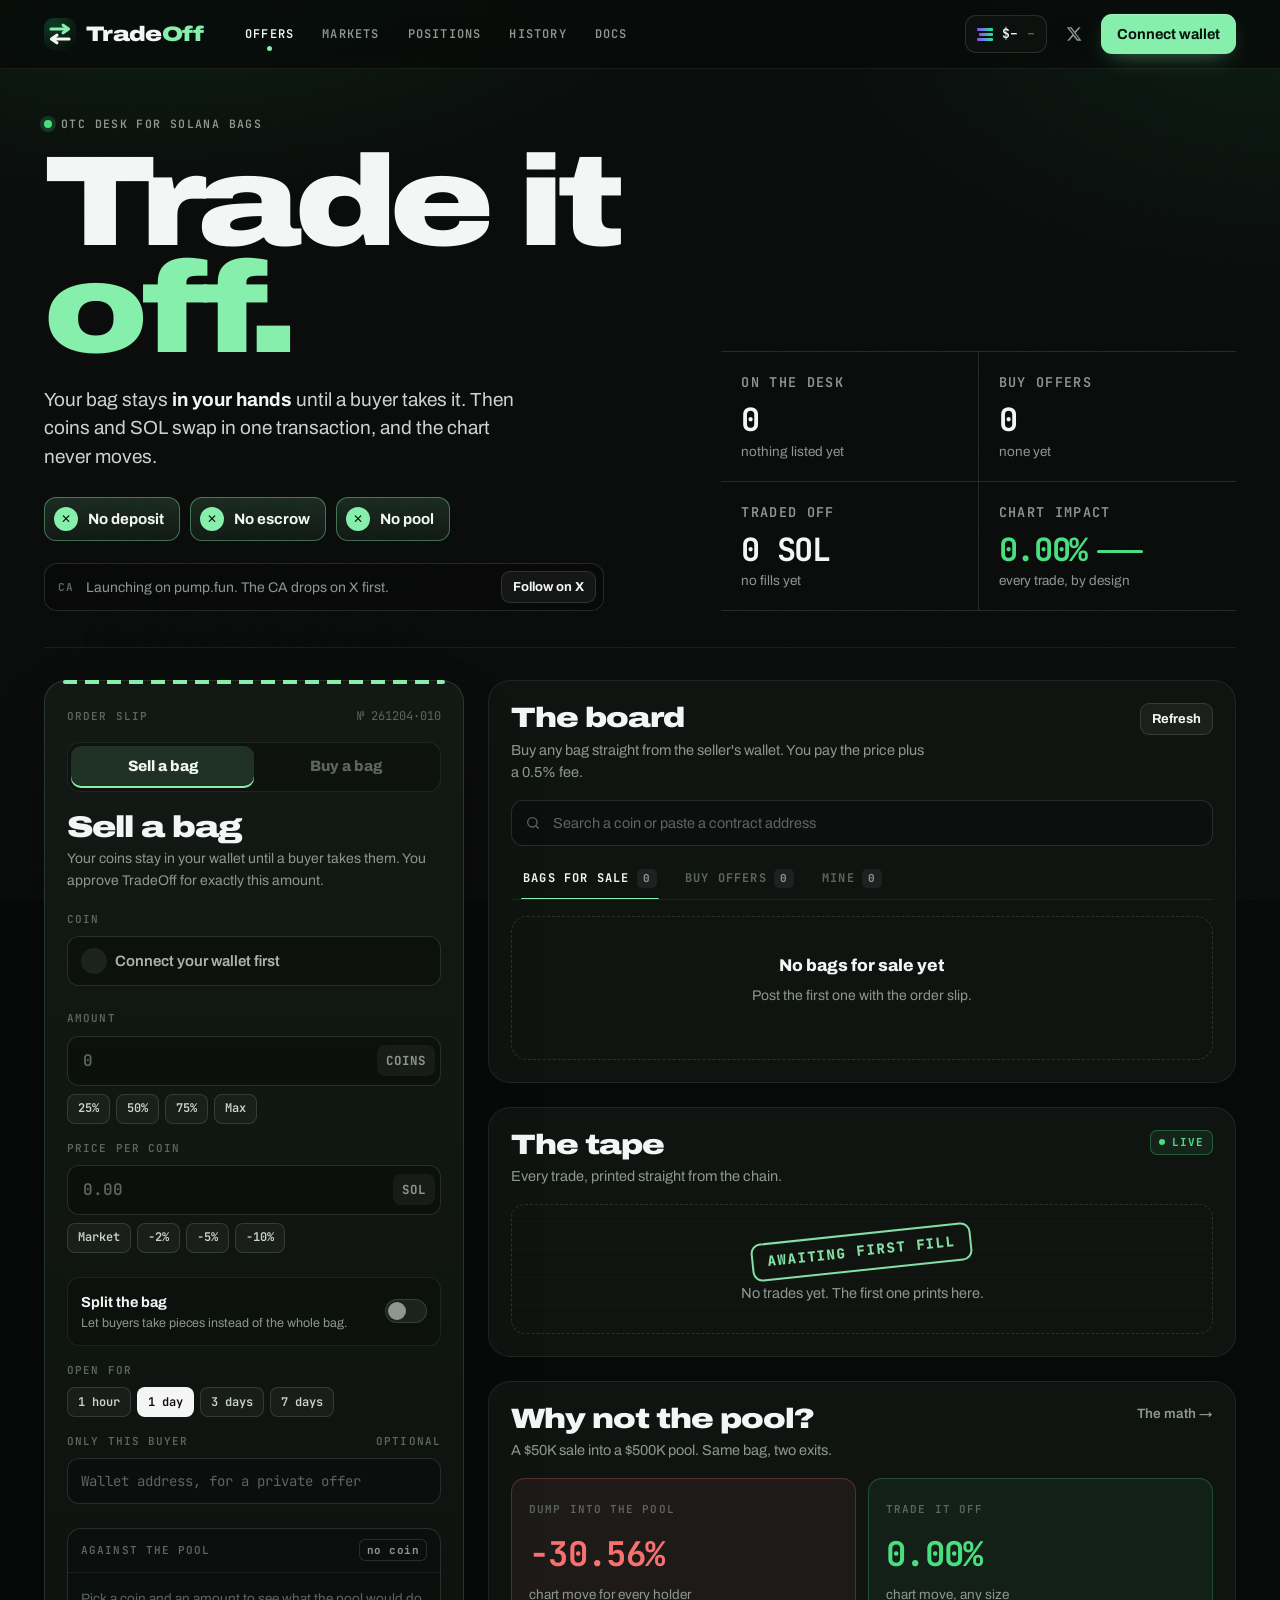
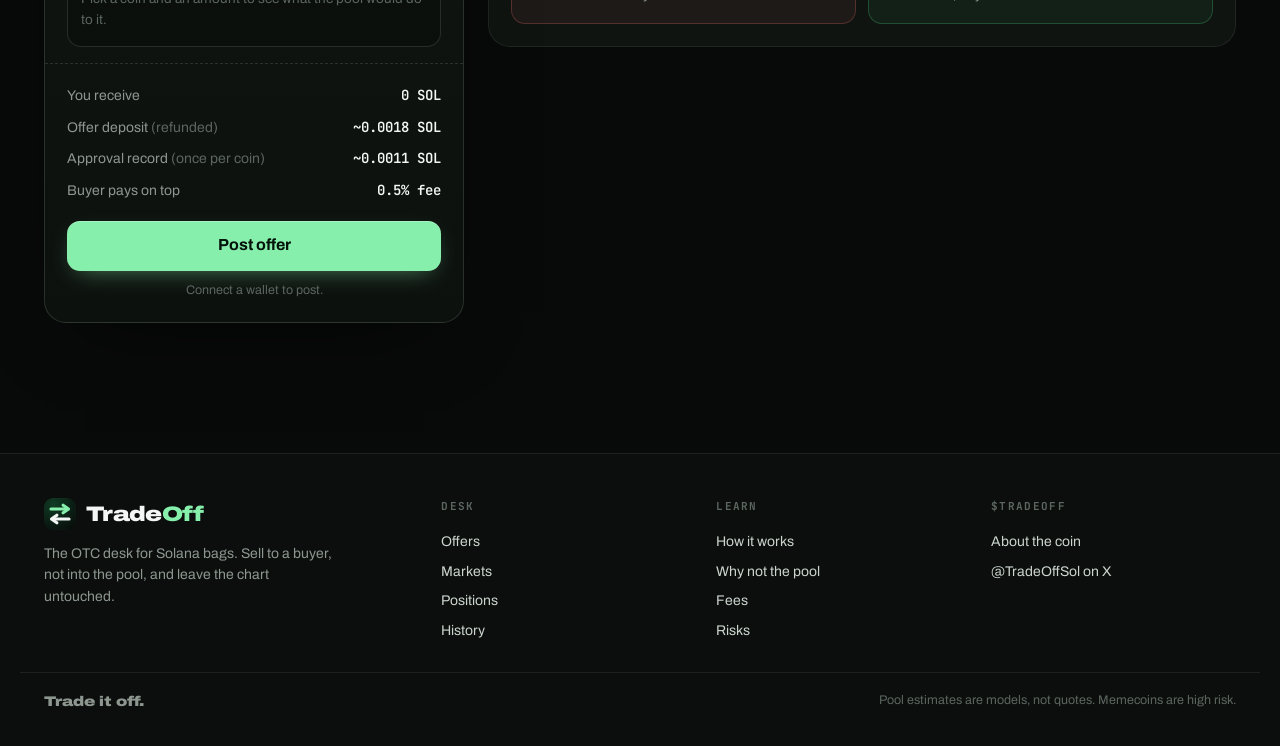
<file: index.html>
<!doctype html>
<html lang="en">
<head>
<meta charset="utf-8">
<meta name="viewport" content="width=device-width,initial-scale=1">
<title>TradeOff ($TRADEOFF): the OTC desk for Solana bags</title>
<meta name="description" content="Sell a bag straight to a buyer, or buy one straight from a holder. Coins and SOL swap in one transaction, so the chart never moves.">
<meta name="theme-color" content="#080A09">
<meta property="og:title" content="TradeOff ($TRADEOFF)">
<meta property="og:description" content="Trade it off. The OTC desk for Solana bags. No deposit, no escrow, no pool.">
<meta property="og:image" content="banner.png">
<meta name="twitter:card" content="summary_large_image">
<link rel="icon" href="favicon.png">
<link rel="apple-touch-icon" href="logo.png">
<link rel="stylesheet" href="style.css">
</head>
<body data-page="index.html">
<main id="main" class="wrap">

  <section class="hero" aria-labelledby="heroH">
    <div>
      <div class="eyebrow"><i></i>OTC desk for Solana bags</div>
      <h1 id="heroH"><span class="ln">Trade it</span><span class="ln acc">off.</span></h1>
      <p class="lede">Your bag stays <b>in your hands</b> until a buyer takes it. Then coins and SOL swap in one transaction, and the chart never moves.</p>
      <div class="nos"><span class="no"><i>✕</i>No deposit</span><span class="no"><i>✕</i>No escrow</span><span class="no"><i>✕</i>No pool</span></div>
      <div class="ca" id="ca" style="margin-top:22px;max-width:560px"></div>
    </div>
    <div class="kpis" aria-label="Desk totals">
      <div class="kpi"><span class="lbl">On the desk</span><b id="kDesk">0</b><span>nothing listed yet</span></div>
      <div class="kpi"><span class="lbl">Buy offers</span><b id="kBuy">0</b><span>none yet</span></div>
      <div class="kpi"><span class="lbl">Traded off</span><b id="kVol">0 SOL</b><span>no fills yet</span></div>
      <div class="kpi"><span class="lbl">Chart impact</span><b class="up">0.00%<i class="spark"></i></b><span>every trade, by design</span></div>
    </div>
  </section>

  <div class="desk">
    <!-- ORDER SLIP -->
    <form class="slip" id="slip" novalidate>
      <div class="slip-top"><span class="lbl">Order slip</span><span class="slip-no" id="slipNo"></span></div>
      <div class="sides" role="group" aria-label="Side">
        <button type="button" data-side="sell" aria-pressed="true">Sell a bag</button>
        <button type="button" data-side="buy" aria-pressed="false">Buy a bag</button>
      </div>
      <h2 id="slipH">Sell a bag</h2>
      <p class="note" id="slipNote">Your coins stay in your wallet until a buyer takes them. You approve TradeOff for exactly this amount.</p>

      <div class="field">
        <span class="lbl"><span>Coin</span><span id="balLbl"></span></span>
        <div class="inp-wrap" id="coinSelWrap"><span class="coin-ic" id="coinIc"></span><select id="coinSel" aria-label="Coin from your wallet" disabled><option>Connect your wallet first</option></select></div>
        <div class="inp-wrap hide" id="coinPasteWrap"><span class="coin-ic" id="coinIc2"></span><input id="coinPaste" placeholder="Paste a coin address" spellcheck="false" autocomplete="off" aria-label="Coin address"></div>
        <span class="hint" id="coinHint"></span>
      </div>

      <div class="field">
        <span class="lbl"><span>Amount</span><span id="amtWorth" class="mono" style="letter-spacing:0;text-transform:none"></span></span>
        <div class="inp-wrap"><input id="amt" inputmode="decimal" placeholder="0" aria-label="Amount of coins"><span class="unit" id="amtUnit">COINS</span></div>
        <div class="quick" id="amtQuick"><button type="button" data-p="25">25%</button><button type="button" data-p="50">50%</button><button type="button" data-p="75">75%</button><button type="button" data-p="100">Max</button></div>
      </div>

      <div class="field">
        <span class="lbl"><span>Price per coin</span><span id="mktPx" class="mono" style="letter-spacing:0;text-transform:none"></span></span>
        <div class="inp-wrap"><input id="px" inputmode="decimal" placeholder="0.00" aria-label="Price per coin in SOL"><span class="unit">SOL</span></div>
        <div class="quick" id="pxQuick"><button type="button" data-d="0">Market</button><button type="button" data-d="-2">−2%</button><button type="button" data-d="-5">−5%</button><button type="button" data-d="-10">−10%</button></div>
        <span class="hint" id="pxHint"></span>
      </div>

      <label class="toggle"><span><b id="splitL">Split the bag</b><small id="splitS">Let buyers take pieces instead of the whole bag.</small></span><input type="checkbox" id="split" class="sr"><span class="sw" aria-hidden="true"></span></label>

      <div class="field">
        <span class="lbl">Open for</span>
        <div class="quick" id="exp"><button type="button" data-h="1">1 hour</button><button type="button" data-h="24" aria-pressed="true">1 day</button><button type="button" data-h="72">3 days</button><button type="button" data-h="168">7 days</button></div>
      </div>

      <div class="field">
        <label class="lbl" for="only"><span id="onlyL">Only this buyer</span><span>Optional</span></label>
        <input class="inp" id="only" placeholder="Wallet address, for a private offer" spellcheck="false" autocomplete="off">
        <span class="hint" id="onlyHint"></span>
      </div>

      <div class="vs" aria-live="polite">
        <div class="vs-h"><span class="lbl">Against the pool</span><span class="chip n" id="vsPool">no coin</span></div>
        <div id="vsBody"><div class="vs-empty">Pick a coin and an amount to see what the pool would do to it.</div></div>
      </div>

      <div class="sum">
        <div class="sum-row"><span class="muted" id="sumL1">You receive</span><b id="sum1">0 SOL</b></div>
        <div class="sum-row"><span class="muted">Offer deposit <span class="dim">(refunded)</span></span><b id="sumDep"></b></div>
        <div class="sum-row" id="apprRow"><span class="muted">Approval record <span class="dim">(once per coin)</span></span><b id="sumAppr"></b></div>
        <div class="sum-row"><span class="muted" id="sumFeeL">Taker pays</span><b id="sumFee">0.5% fee</b></div>
        <button class="btn btn-sell btn-lg btn-block" id="postBtn" type="submit" style="margin-top:14px">Post offer</button>
        <p class="hint" id="postHint" style="text-align:center;margin:10px 0 0"></p>
      </div>
    </form>

    <div class="stack" style="gap:24px">
      <!-- BOARD -->
      <section class="panel" aria-labelledby="boardH">
        <div class="panel-h">
          <div><h2 class="h2" id="boardH">The board</h2><p class="sub">Buy any bag straight from the seller's wallet. You pay the price plus a 0.5% fee.</p></div>
          <button class="btn btn-sm" id="refresh" type="button">Refresh</button>
        </div>
        <label class="search"><span class="qi"></span><span class="sr">Search the board</span><input id="boardQ" placeholder="Search a coin or paste a contract address" spellcheck="false" autocomplete="off"></label>
        <div class="utabs" role="group" aria-label="Board view" id="boardTabs">
          <button type="button" data-t="sale" aria-pressed="true">Bags for sale<span class="ct">0</span></button>
          <button type="button" data-t="bids" aria-pressed="false">Buy offers<span class="ct">0</span></button>
          <button type="button" data-t="mine" aria-pressed="false">Mine<span class="ct" id="mineCt">0</span></button>
        </div>
        <div id="board"></div>
      </section>

      <!-- TAPE -->
      <section class="panel" aria-labelledby="tapeH">
        <div class="panel-h">
          <div><h2 class="h2" id="tapeH">The tape</h2><p class="sub">Every trade, printed straight from the chain.</p></div>
          <span class="live">LIVE</span>
        </div>
        <div class="tape-empty"><span class="stamp" style="margin-bottom:12px">Awaiting first fill</span><br>No trades yet. The first one prints here.</div>
      </section>

      <!-- WHY -->
      <section class="panel" aria-labelledby="whyH">
        <div class="panel-h"><div><h2 class="h2" id="whyH">Why not the pool?</h2><p class="sub">A $50K sale into a $500K pool. Same bag, two exits.</p></div><a class="link" href="docs.html#pool">The math →</a></div>
        <div style="display:grid;grid-template-columns:1fr 1fr;gap:12px">
          <div style="padding:18px;border-radius:14px;background:rgba(248,113,113,.06);box-shadow:inset 0 0 0 1px rgba(248,113,113,.25)">
            <span class="lbl">Dump into the pool</span>
            <div class="mono down" style="font-size:34px;font-weight:700;margin:8px 0 2px" id="wPool">–</div>
            <span class="muted" style="font-size:13.5px">chart move for every holder</span>
          </div>
          <div style="padding:18px;border-radius:14px;background:rgba(74,222,128,.06);box-shadow:inset 0 0 0 1px rgba(74,222,128,.25)">
            <span class="lbl">Trade it off</span>
            <div class="mono up" style="font-size:34px;font-weight:700;margin:8px 0 2px">0.00%</div>
            <span class="muted" style="font-size:13.5px">chart move, any size</span>
          </div>
        </div>
      </section>
    </div>
  </div>
</main>

<script src="app.js"></script>
<script>
document.addEventListener('DOMContentLoaded', () => {
  mountCA($('#ca'));
  $('.qi').outerHTML = ICON.search;
  $('#slipNo').textContent = ticketNo();
  const w = impact(500000, 50000); $('#wPool').textContent = pct(w.chart);

  const S = { side: 'sell', coin: null, view: null, bal: 0, check: null, hours: 24, tokens: [] };
  const amt = $('#amt'), px = $('#px');

  function setSide(side) {
    S.side = side; const sell = side === 'sell';
    $$('.sides button').forEach((b) => b.setAttribute('aria-pressed', b.dataset.side === side));
    $('#slip').classList.toggle('buy', !sell);
    $('#slipH').textContent = sell ? 'Sell a bag' : 'Buy a bag';
    $('#slipNote').textContent = sell ? 'Your coins stay in your wallet until a buyer takes them. You approve TradeOff for exactly this amount.' : 'Name your price for a coin. Your SOL is wrapped and stays in your wallet until a holder sells into your offer.';
    $('#coinSelWrap').classList.toggle('hide', !sell); $('#coinPasteWrap').classList.toggle('hide', sell);
    $('#amtQuick').classList.toggle('hide', !sell);
    $('#splitL').textContent = sell ? 'Split the bag' : 'Let several holders fill it';
    $('#splitS').textContent = sell ? 'Let buyers take pieces instead of the whole bag.' : 'Fill your offer from more than one seller.';
    $('#onlyL').textContent = sell ? 'Only this buyer' : 'Only this seller';
    $('#sumL1').textContent = sell ? 'You receive' : 'SOL set aside (wrapped)';
    $('#sumFeeL').textContent = sell ? 'Buyer pays on top' : 'Seller pays on fill';
    $('#apprRow').classList.toggle('hide', !sell);
    $('#postBtn').className = 'btn btn-lg btn-block ' + (sell ? 'btn-sell' : 'btn-buy');
    $('#postBtn').textContent = sell ? 'Post offer' : 'Post buy offer';
    if (sell) { S.coin = $('#coinSel').value && isAddr($('#coinSel').value) ? $('#coinSel').value : null; } else { S.coin = isAddr($('#coinPaste').value) ? $('#coinPaste').value.trim() : null; }
    loadCoin();
  }
  $$('.sides button').forEach((b) => b.addEventListener('click', () => setSide(b.dataset.side)));

  // wallet coins for the sell side
  async function loadWalletCoins() {
    const sel = $('#coinSel');
    if (!wallet.pubkey) { sel.disabled = true; sel.innerHTML = '<option>Connect your wallet first</option>'; $('#balLbl').textContent = ''; return; }
    sel.disabled = true; sel.innerHTML = '<option>Reading your wallet…</option>';
    try {
      const toks = await walletTokens(wallet.pubkey);
      const pairs = await dex.tokens(toks.map((t) => t.mint));
      S.tokens = toks.map((t) => ({ ...t, view: coinView(dex.best(pairs, t.mint)) })).map((t) => ({ ...t, usd: (t.view?.usd || 0) * t.amount })).sort((a, b) => b.usd - a.usd);
      if (!S.tokens.length) { sel.innerHTML = '<option>No coins in this wallet</option>'; return; }
      sel.disabled = false;
      sel.innerHTML = '<option value="">Pick a coin from your wallet</option>' + S.tokens.map((t) => `<option value="${t.mint}">${esc(t.view?.symbol ? '$' + t.view.symbol : short(t.mint))}  ·  ${fmtNum(t.amount)}${t.usd ? '  ·  ' + fmtUsd(t.usd) : ''}</option>`).join('');
      const pre = qs('coin'); if (pre && S.tokens.some((t) => t.mint === pre)) { sel.value = pre; sel.dispatchEvent(new Event('change')); }
    } catch { sel.innerHTML = '<option>Couldn\'t read your wallet. Try again.</option>'; }
  }
  $('#coinSel').addEventListener('change', (e) => { S.coin = isAddr(e.target.value) ? e.target.value : null; loadCoin(); });
  let pt; $('#coinPaste').addEventListener('input', (e) => { clearTimeout(pt); pt = setTimeout(() => { const v = e.target.value.trim(); S.coin = isAddr(v) ? v : null; if (v && !isAddr(v)) $('#coinHint').innerHTML = '<span class="hint bad">That isn\'t a Solana address.</span>'; loadCoin(); }, 350); });

  async function loadCoin() {
    S.view = null; S.check = null; S.bal = 0;
    $('#coinIc').style.background = ''; $('#coinIc2').style.background = '';
    if (!S.coin) { $('#coinHint').innerHTML = ''; $('#mktPx').textContent = ''; $('#balLbl').textContent = ''; update(); return; }
    const t = S.tokens.find((x) => x.mint === S.coin);
    if (S.side === 'sell' && t) { S.bal = t.amount; $('#balLbl').textContent = 'Balance ' + fmtNum(t.amount); }
    $('#coinHint').innerHTML = '<span class="hint">Checking the coin…</span>';
    const [view, check] = await Promise.all([t?.view ? Promise.resolve(t.view) : dex.coin(S.coin).then(coinView), mintCheck(S.coin).catch(() => null)]);
    S.view = view; S.check = check;
    const ic = view?.img ? `center/cover url("${view.img}")` : avatar(S.coin);
    $('#coinIc').style.background = ic; $('#coinIc2').style.background = ic;
    const bits = [];
    if (check && !check.ok) bits.push(`<span class="chip down">${esc(check.reason)}</span>`);
    else {
      if (view) bits.push(`<span class="chip n">$${esc(view.symbol)}</span>`);
      if (check?.freezable) bits.push('<span class="chip gold">Freezable</span>');
      else if (check) bits.push('<span class="chip up">Not freezable</span>');
      if (!view) bits.push('<span class="chip n">No market price yet</span>');
    }
    $('#coinHint').innerHTML = `<span class="row" style="gap:6px;flex-wrap:wrap">${bits.join('')}</span>`;
    $('#mktPx').textContent = view?.sol ? 'Market ' + fmtPx(view.sol) + ' SOL' : '';
    if (view?.sol && !px.value) px.value = fmtPx(view.sol);
    if (S.side === 'sell' && S.bal && !amt.value) amt.value = '';
    update();
  }

  $$('#amtQuick button').forEach((b) => b.addEventListener('click', () => {
    if (!S.bal) { toast(wallet.pubkey ? 'Pick a coin from your wallet first.' : 'Connect your wallet first.', 'warn'); return; }
    const v = S.bal * Number(b.dataset.p) / 100; amt.value = v >= 1000 ? Math.floor(v) : +v.toFixed(4); update();
  }));
  $$('#pxQuick button').forEach((b) => b.addEventListener('click', () => {
    if (!S.view?.sol) { toast('No market price for this coin yet. Type your own.', 'warn'); return; }
    px.value = fmtPx(S.view.sol * (1 + Number(b.dataset.d) / 100)); update();
  }));
  $$('#exp button').forEach((b) => b.addEventListener('click', () => { $$('#exp button').forEach((x) => x.setAttribute('aria-pressed', x === b)); S.hours = Number(b.dataset.h); }));
  [amt, px].forEach((el) => el.addEventListener('input', () => { el.value = el.value.replace(/[^0-9.,]/g, ''); update(); }));
  $('#only').addEventListener('input', update); $('#split').addEventListener('change', update);

  function update() {
    const sell = S.side === 'sell';
    const a = num(amt.value), p = num(px.value);
    const totalSol = a * p; const sol = window.SOL_USD || 0;
    $('#amtUnit').textContent = S.view?.symbol ? ('$' + S.view.symbol).slice(0, 10) : 'COINS';
    $('#amtWorth').textContent = totalSol ? `≈ ${fmtSol(totalSol)}${sol ? '  ·  ' + fmtUsd(totalSol * sol) : ''}` : '';
    // deviation
    const ph = $('#pxHint');
    if (p && S.view?.sol) {
      const dv = (p / S.view.sol - 1) * 100;
      const txt = Math.abs(dv) < 0.05 ? 'At market' : `${Math.abs(dv).toFixed(1)}% ${dv < 0 ? 'under' : 'over'} market`;
      ph.className = 'hint ' + (Math.abs(dv) > 30 ? 'warn' : 'good');
      ph.textContent = Math.abs(dv) > 30 ? `${txt}. That's more than 30% off. Double-check before posting.` : txt;
    } else ph.textContent = '';
    // against the pool
    const v = S.view; const sizeUsd = totalSol * sol || (v ? a * v.usd : 0);
    $('#vsPool').textContent = v ? `${v.dex || 'pool'} · ${fmtUsd(v.liq)} liq` : 'no coin';
    if (v && v.liq && sizeUsd > 0) {
      const im = impact(v.liq, sizeUsd);
      const dv = p && v.sol ? (p / v.sol - 1) * 100 : 0;
      if (sell) {
        const edge = dv - im.sellerGets;
        $('#vsBody').innerHTML = `
          <div class="vs-row"><span>Dump it: you'd get</span><span class="dim mono">${fmtUsd(sizeUsd * (1 + im.sellerGets / 100))}</span><b class="down">${pct(im.sellerGets)}</b></div>
          <div class="vs-row"><span>Chart moves for every holder</span><span></span><b class="down">${pct(im.chart)}</b></div>
          <div class="vs-row"><span>On TradeOff at your price</span><span class="dim mono">${fmtUsd(sizeUsd)}</span><b class="${dv >= 0 ? 'up' : 'goldc'}">${pct(dv)}</b></div>
          <div class="vs-row"><span><b style="font-family:var(--font);text-align:left">${edge >= 0 ? 'Beats dumping by' : 'Worse than dumping by'}</b></span><span></span><b class="${edge >= 0 ? 'up' : 'down'}">${Math.abs(edge).toFixed(2)}%</b></div>`;
      } else {
        const edge = im.buyerPays - dv;
        $('#vsBody').innerHTML = `
          <div class="vs-row"><span>Buy from the pool: you'd pay</span><span></span><b class="down">+${im.buyerPays.toFixed(2)}%</b></div>
          <div class="vs-row"><span>Chart pumps, then you hold the top</span><span></span><b class="goldc">${pct(im.chartUp)}</b></div>
          <div class="vs-row"><span>On TradeOff at your price</span><span></span><b class="${dv <= 0 ? 'up' : 'goldc'}">${pct(dv)}</b></div>
          <div class="vs-row"><span><b style="font-family:var(--font);text-align:left">${edge >= 0 ? 'Cheaper than the pool by' : 'Pricier than the pool by'}</b></span><span></span><b class="${edge >= 0 ? 'up' : 'down'}">${Math.abs(edge).toFixed(2)}%</b></div>`;
      }
    } else $('#vsBody').innerHTML = `<div class="vs-empty">${v && !v.liq ? 'No pool liquidity found for this coin.' : 'Pick a coin and an amount to see what the pool would do to it.'}</div>`;
    // summary
    $('#sum1').textContent = fmtSol(totalSol || 0);
    $('#sumDep').textContent = '~' + CONFIG.offerDeposit + ' SOL';
    $('#sumAppr').textContent = '~' + CONFIG.approvalRent + ' SOL';
    $('#sumFee').textContent = totalSol ? `${fmtSol(totalSol * CONFIG.takerFee, 6)} (0.5%)` : '0.5% fee';
    // only-this-wallet
    const o = $('#only').value.trim(); const oh = $('#onlyHint');
    oh.className = o ? (isAddr(o) ? 'hint good' : 'hint bad') : 'hint'; oh.textContent = o ? (isAddr(o) ? 'Private: only this wallet can take it, and it stays off the public board.' : 'Not a Solana address.') : '';
    // button state
    const issues = problems();
    $('#postHint').textContent = !wallet.pubkey ? 'Connect a wallet to post.' : issues.length ? issues[0] : `${sell ? 'One approval' : 'One transaction'}, shown in your wallet before you sign.`;
    $('#postHint').className = 'hint' + (wallet.pubkey && issues.length ? ' warn' : '');
  }
  function problems() {
    const sell = S.side === 'sell', out = [], a = num(amt.value), p = num(px.value);
    if (!S.coin) out.push(sell ? 'Pick a coin from your wallet.' : 'Paste the coin you want to buy.');
    else if (S.check && !S.check.ok) out.push(S.check.reason);
    if (!(a > 0)) out.push('Enter an amount.');
    else if (sell && S.bal && a > S.bal + 1e-9) out.push(`You only hold ${fmtNum(S.bal)}.`);
    if (!(p > 0)) out.push('Set a price per coin.');
    const o = $('#only').value.trim(); if (o && !isAddr(o)) out.push('Fix the private-offer address or clear it.');
    return out;
  }

  $('#slip').addEventListener('submit', (e) => {
    e.preventDefault();
    if (!needWallet('Connect a wallet to post an offer.')) return;
    const issues = problems(); if (issues.length) { toast(issues[0], 'warn'); return; }
    drafts.add({ side: S.side, coin: S.coin, symbol: S.view?.symbol || short(S.coin), img: S.view?.img || '', amount: num(amt.value), price: num(px.value), split: $('#split').checked, hours: S.hours, only: $('#only').value.trim() || null, by: wallet.pubkey });
    drawBoard(); setTab('mine');
    toast(`The desk opens when ${CONFIG.ticker} launches. Your ${S.side === 'sell' ? 'offer' : 'buy offer'} is saved under Mine, ready to post.`, 'warn');
  });

  // board
  let tab = 'sale';
  function setTab(t) { tab = t; $$('#boardTabs button').forEach((b) => b.setAttribute('aria-pressed', b.dataset.t === t)); drawBoard(); }
  $$('#boardTabs button').forEach((b) => b.addEventListener('click', () => setTab(b.dataset.t)));
  function drawBoard() {
    const q = $('#boardQ').value.trim().toLowerCase();
    const mine = drafts.all().filter((d) => !wallet.pubkey || d.by === wallet.pubkey);
    $('#mineCt').textContent = mine.length;
    if (tab === 'mine') {
      const list = mine.filter((d) => !q || d.coin.toLowerCase().includes(q) || (d.symbol || '').toLowerCase().includes(q));
      $('#board').innerHTML = list.length ? list.map((d) => `<div class="offer"><span class="ci" style="background:${d.img ? `center/cover url('${esc(d.img)}')` : avatar(d.coin)}"></span>
        <div style="min-width:0"><b>${d.side === 'sell' ? 'Selling' : 'Buying'} ${fmtNum(d.amount)} $${esc(d.symbol)}</b><div class="mono dim" style="font-size:12.5px">${fmtPx(d.price)} SOL each · ${fmtSol(d.amount * d.price)} · ${d.hours < 24 ? d.hours + 'h' : d.hours / 24 + 'd'}${d.only ? ' · private' : ''}</div></div>
        <span class="chip ${d.side === 'sell' ? 'sell' : 'buy'}">Draft</span><button class="btn btn-sm" data-del="${d.id}" type="button">Remove</button></div>`).join('')
        : `<div class="empty"><h3>Nothing of yours yet</h3><p>Fill in the order slip and your offers show up here.</p></div>`;
      $$('[data-del]').forEach((b) => b.addEventListener('click', () => { drafts.remove(b.dataset.del); drawBoard(); }));
      return;
    }
    const copy = tab === 'sale' ? ['No bags for sale yet', 'Post the first one with the order slip.'] : ['No buy offers yet', 'Name your price on any coin and holders can sell into it.'];
    $('#board').innerHTML = q && isAddr(q) ? `<div class="empty"><h3>No offers on this coin yet</h3><p>Be the first to sell or buy it.</p><a class="btn btn-sm btn-sell" href="markets.html?coin=${encodeURIComponent($('#boardQ').value.trim())}">Open its market</a></div>`
      : `<div class="empty"><h3>${copy[0]}</h3><p>${copy[1]}</p></div>`;
  }
  $('#boardQ').addEventListener('input', drawBoard);
  $('#refresh').addEventListener('click', () => { drawBoard(); toast('Board is up to date.', 'ok'); });

  document.addEventListener('to:wallet', () => { loadWalletCoins(); drawBoard(); update(); });
  document.addEventListener('to:sol', update);
  const side = qs('side'); const pre = qs('coin');
  if (side === 'buy') { setSide('buy'); if (pre && isAddr(pre)) { $('#coinPaste').value = pre; S.coin = pre; loadCoin(); } } else setSide('sell');
  if (pre && side !== 'buy') $('#slip').scrollIntoView({ block: 'start' });
  loadWalletCoins(); drawBoard();
});
</script>
</body>
</html>
</file>
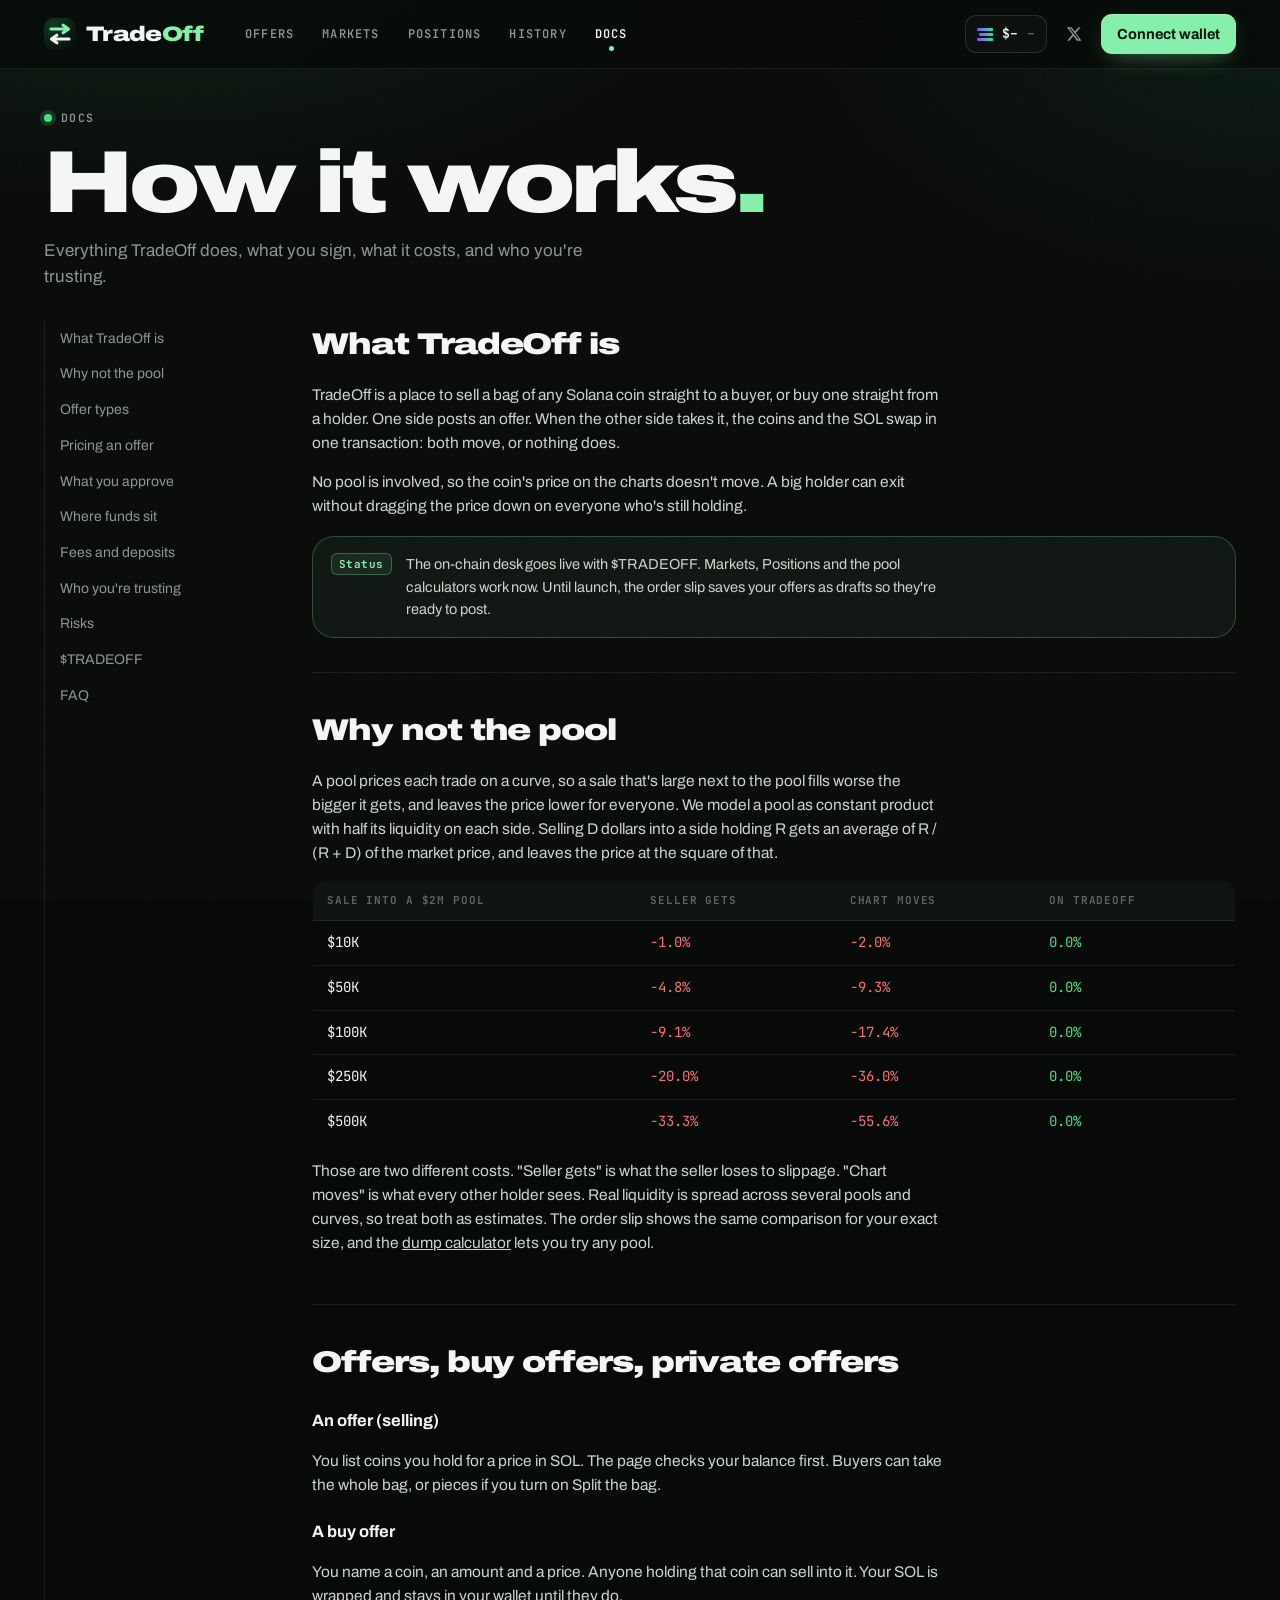
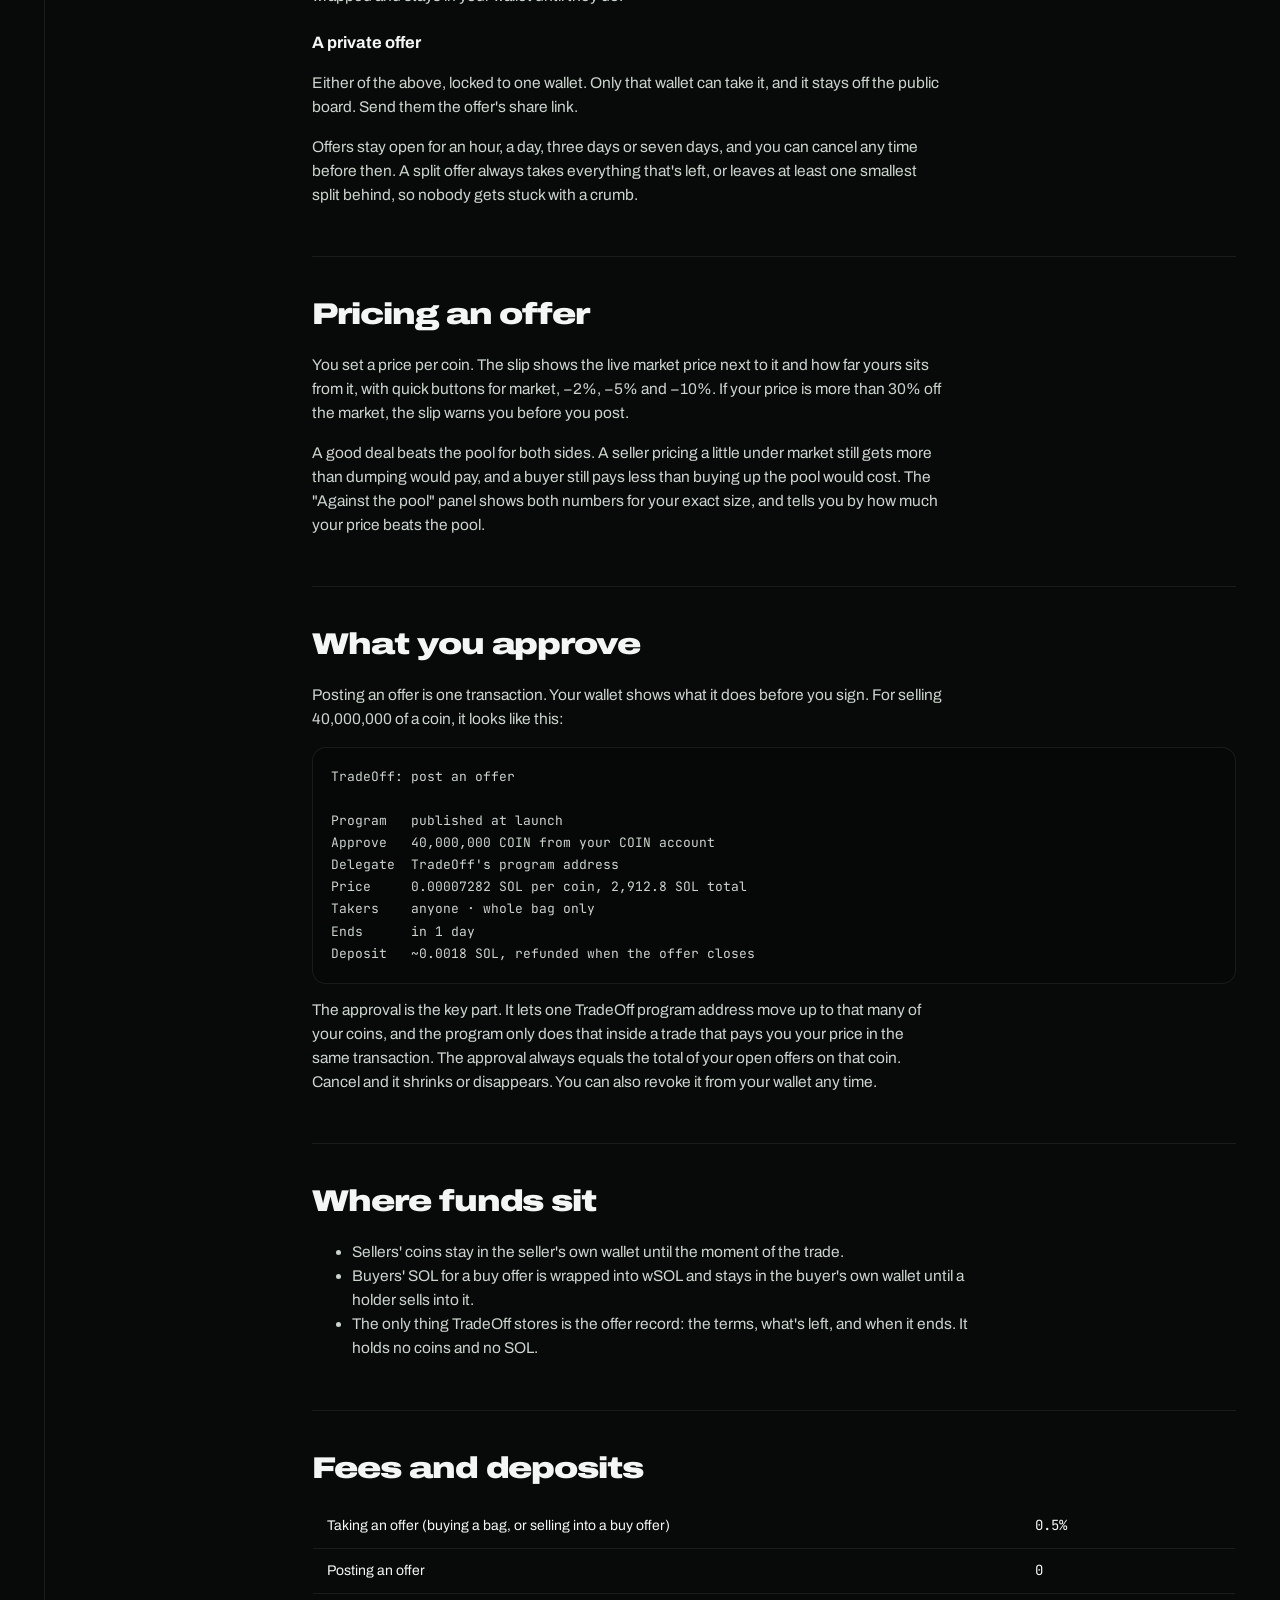
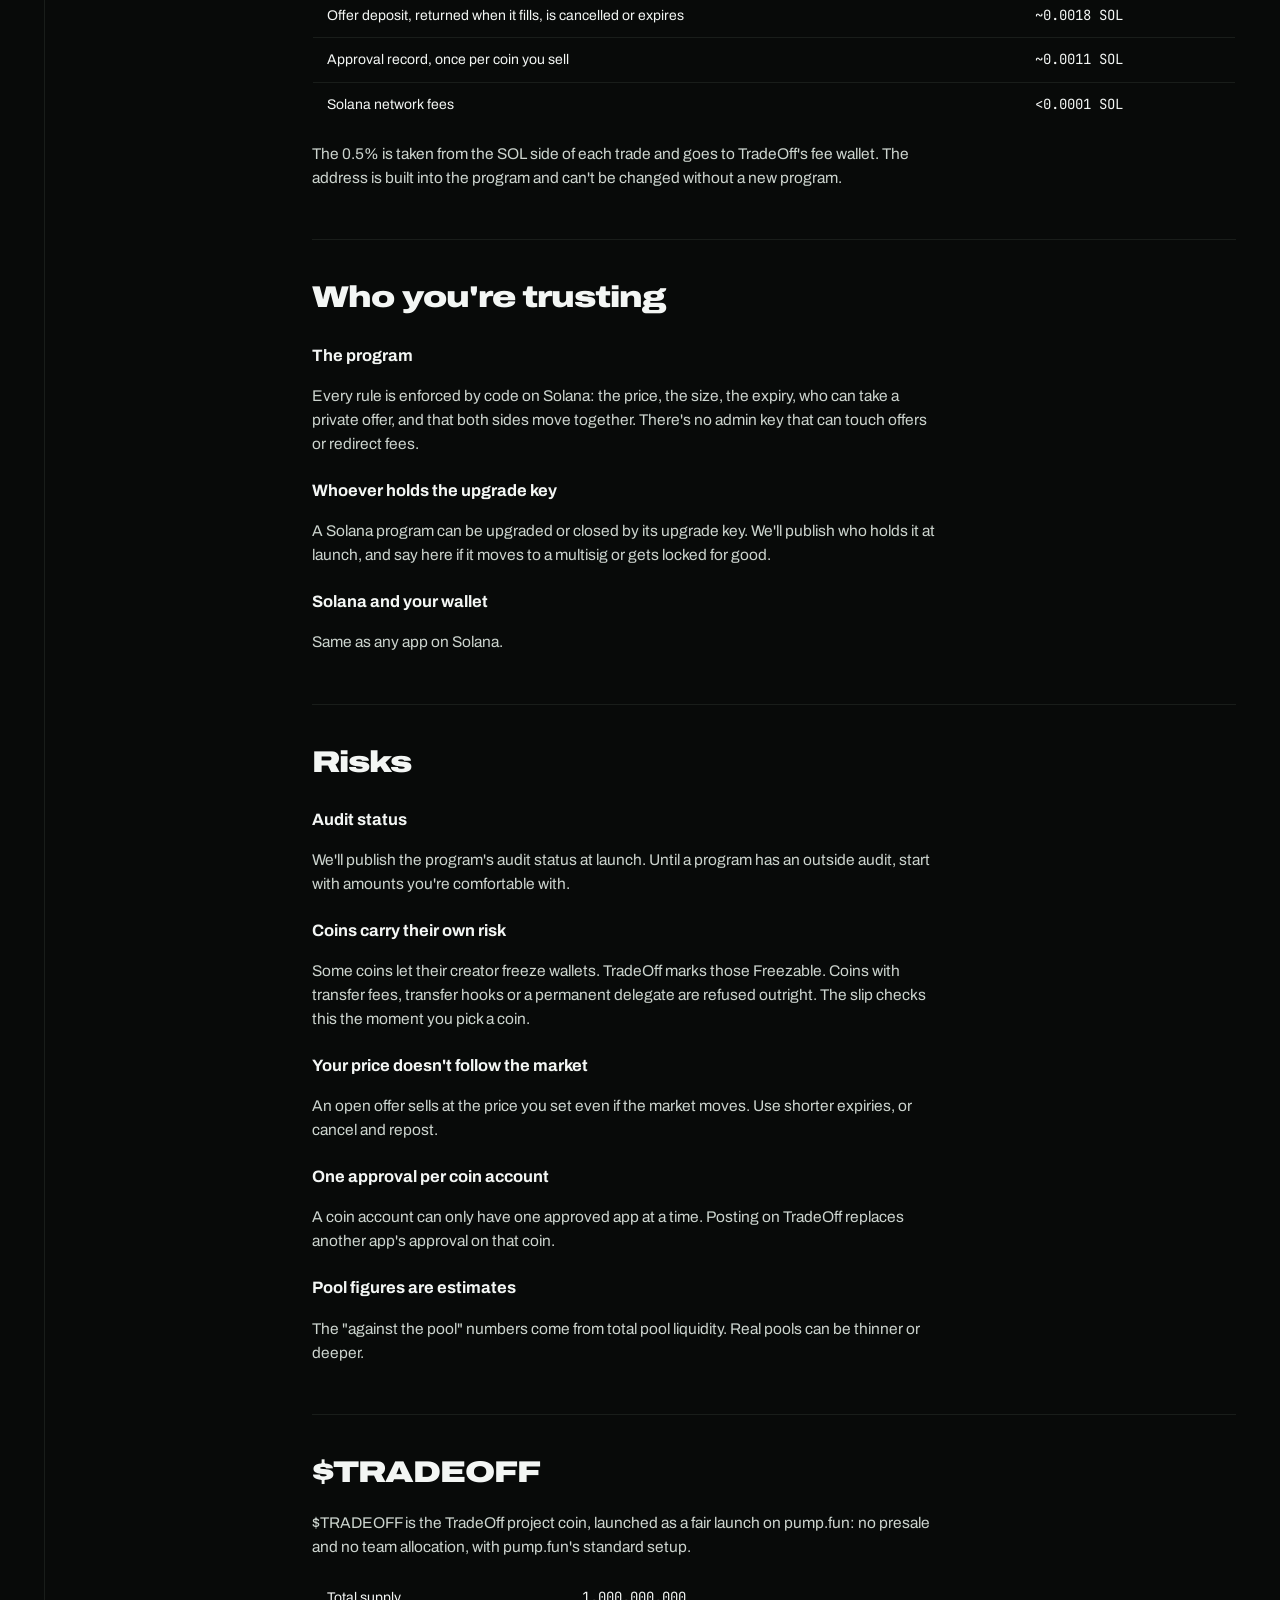
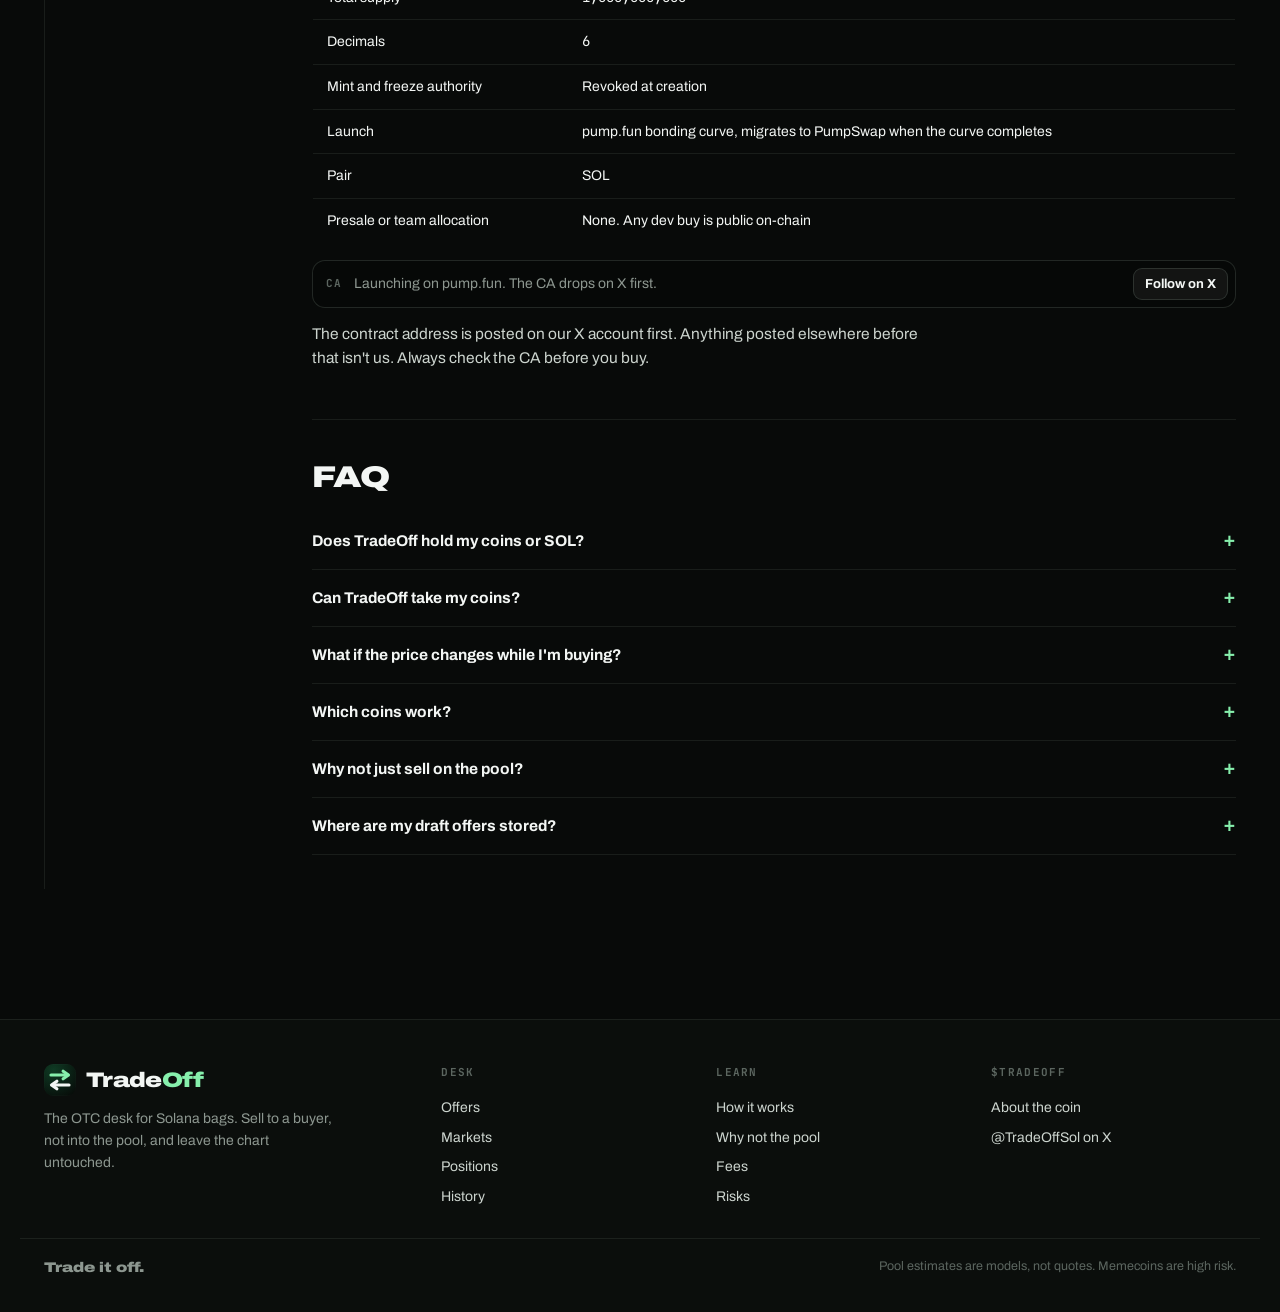
<file: docs.html>
<!doctype html>
<html lang="en">
<head>
<meta charset="utf-8">
<meta name="viewport" content="width=device-width,initial-scale=1">
<title>Docs · TradeOff ($TRADEOFF)</title>
<meta name="description" content="How TradeOff works: offers, buy offers, private offers, what you approve, fees, risks and the $TRADEOFF coin.">
<meta name="theme-color" content="#080A09">
<meta property="og:image" content="banner.png">
<link rel="icon" href="favicon.png">
<link rel="stylesheet" href="style.css">
</head>
<body data-page="docs.html">
<main id="main" class="wrap">
  <div class="eyebrow"><i></i>Docs</div>
  <h1 class="page-h">How it works<span class="acc">.</span></h1>
  <p class="page-sub">Everything TradeOff does, what you sign, what it costs, and who you're trusting.</p>

  <div class="docs">
    <nav class="toc" aria-label="On this page">
      <a href="#what">What TradeOff is</a><a href="#pool">Why not the pool</a><a href="#offers">Offer types</a><a href="#pricing">Pricing an offer</a><a href="#approve">What you approve</a><a href="#funds">Where funds sit</a><a href="#fees">Fees and deposits</a><a href="#trust">Who you're trusting</a><a href="#risks">Risks</a><a href="#token">$TRADEOFF</a><a href="#faq">FAQ</a>
    </nav>

    <article class="prose">
      <section id="what">
        <h2>What TradeOff is</h2>
        <p>TradeOff is a place to sell a bag of any Solana coin straight to a buyer, or buy one straight from a holder. One side posts an offer. When the other side takes it, the coins and the SOL swap in one transaction: both move, or nothing does.</p>
        <p>No pool is involved, so the coin's price on the charts doesn't move. A big holder can exit without dragging the price down on everyone who's still holding.</p>
        <div class="panel" style="margin-top:18px;padding:16px 18px;display:flex;gap:14px;align-items:flex-start;background:rgba(134,239,172,.05);border-color:rgba(134,239,172,.25)"><span class="chip gold">Status</span><p style="margin:0;font-size:14.5px">The on-chain desk goes live with $TRADEOFF. Markets, Positions and the pool calculators work now. Until launch, the order slip saves your offers as drafts so they're ready to post.</p></div>
      </section>

      <section id="pool">
        <h2>Why not the pool</h2>
        <p>A pool prices each trade on a curve, so a sale that's large next to the pool fills worse the bigger it gets, and leaves the price lower for everyone. We model a pool as constant product with half its liquidity on each side. Selling D dollars into a side holding R gets an average of R / (R + D) of the market price, and leaves the price at the square of that.</p>
        <table class="dtbl"><thead><tr><th>Sale into a $2M pool</th><th>Seller gets</th><th>Chart moves</th><th>On TradeOff</th></tr></thead>
          <tbody>
            <tr><td class="num">$10K</td><td class="num down">−1.0%</td><td class="num down">−2.0%</td><td class="num up">0.0%</td></tr>
            <tr><td class="num">$50K</td><td class="num down">−4.8%</td><td class="num down">−9.3%</td><td class="num up">0.0%</td></tr>
            <tr><td class="num">$100K</td><td class="num down">−9.1%</td><td class="num down">−17.4%</td><td class="num up">0.0%</td></tr>
            <tr><td class="num">$250K</td><td class="num down">−20.0%</td><td class="num down">−36.0%</td><td class="num up">0.0%</td></tr>
            <tr><td class="num">$500K</td><td class="num down">−33.3%</td><td class="num down">−55.6%</td><td class="num up">0.0%</td></tr>
          </tbody></table>
        <p style="margin-top:14px">Those are two different costs. "Seller gets" is what the seller loses to slippage. "Chart moves" is what every other holder sees. Real liquidity is spread across several pools and curves, so treat both as estimates. The order slip shows the same comparison for your exact size, and the <a href="markets.html" style="text-decoration:underline">dump calculator</a> lets you try any pool.</p>
      </section>

      <section id="offers">
        <h2>Offers, buy offers, private offers</h2>
        <h3>An offer (selling)</h3><p>You list coins you hold for a price in SOL. The page checks your balance first. Buyers can take the whole bag, or pieces if you turn on Split the bag.</p>
        <h3>A buy offer</h3><p>You name a coin, an amount and a price. Anyone holding that coin can sell into it. Your SOL is wrapped and stays in your wallet until they do.</p>
        <h3>A private offer</h3><p>Either of the above, locked to one wallet. Only that wallet can take it, and it stays off the public board. Send them the offer's share link.</p>
        <p>Offers stay open for an hour, a day, three days or seven days, and you can cancel any time before then. A split offer always takes everything that's left, or leaves at least one smallest split behind, so nobody gets stuck with a crumb.</p>
      </section>

      <section id="pricing">
        <h2>Pricing an offer</h2>
        <p>You set a price per coin. The slip shows the live market price next to it and how far yours sits from it, with quick buttons for market, −2%, −5% and −10%. If your price is more than 30% off the market, the slip warns you before you post.</p>
        <p>A good deal beats the pool for both sides. A seller pricing a little under market still gets more than dumping would pay, and a buyer still pays less than buying up the pool would cost. The "Against the pool" panel shows both numbers for your exact size, and tells you by how much your price beats the pool.</p>
      </section>

      <section id="approve">
        <h2>What you approve</h2>
        <p>Posting an offer is one transaction. Your wallet shows what it does before you sign. For selling 40,000,000 of a coin, it looks like this:</p>
        <code class="code">TradeOff: post an offer

Program   published at launch
Approve   40,000,000 COIN from your COIN account
Delegate  TradeOff's program address
Price     0.00007282 SOL per coin, 2,912.8 SOL total
Takers    anyone · whole bag only
Ends      in 1 day
Deposit   ~0.0018 SOL, refunded when the offer closes</code>
        <p style="margin-top:14px">The approval is the key part. It lets one TradeOff program address move up to that many of your coins, and the program only does that inside a trade that pays you your price in the same transaction. The approval always equals the total of your open offers on that coin. Cancel and it shrinks or disappears. You can also revoke it from your wallet any time.</p>
      </section>

      <section id="funds">
        <h2>Where funds sit</h2>
        <ul>
          <li>Sellers' coins stay in the seller's own wallet until the moment of the trade.</li>
          <li>Buyers' SOL for a buy offer is wrapped into wSOL and stays in the buyer's own wallet until a holder sells into it.</li>
          <li>The only thing TradeOff stores is the offer record: the terms, what's left, and when it ends. It holds no coins and no SOL.</li>
        </ul>
      </section>

      <section id="fees">
        <h2>Fees and deposits</h2>
        <table class="dtbl"><tbody>
          <tr><td>Taking an offer (buying a bag, or selling into a buy offer)</td><td class="num">0.5%</td></tr>
          <tr><td>Posting an offer</td><td class="num">0</td></tr>
          <tr><td>Offer deposit, returned when it fills, is cancelled or expires</td><td class="num">~0.0018 SOL</td></tr>
          <tr><td>Approval record, once per coin you sell</td><td class="num">~0.0011 SOL</td></tr>
          <tr><td>Solana network fees</td><td class="num">&lt;0.0001 SOL</td></tr>
        </tbody></table>
        <p style="margin-top:14px">The 0.5% is taken from the SOL side of each trade and goes to TradeOff's fee wallet. The address is built into the program and can't be changed without a new program.</p>
      </section>

      <section id="trust">
        <h2>Who you're trusting</h2>
        <h3>The program</h3><p>Every rule is enforced by code on Solana: the price, the size, the expiry, who can take a private offer, and that both sides move together. There's no admin key that can touch offers or redirect fees.</p>
        <h3>Whoever holds the upgrade key</h3><p>A Solana program can be upgraded or closed by its upgrade key. We'll publish who holds it at launch, and say here if it moves to a multisig or gets locked for good.</p>
        <h3>Solana and your wallet</h3><p>Same as any app on Solana.</p>
      </section>

      <section id="risks">
        <h2>Risks</h2>
        <h3>Audit status</h3><p>We'll publish the program's audit status at launch. Until a program has an outside audit, start with amounts you're comfortable with.</p>
        <h3>Coins carry their own risk</h3><p>Some coins let their creator freeze wallets. TradeOff marks those Freezable. Coins with transfer fees, transfer hooks or a permanent delegate are refused outright. The slip checks this the moment you pick a coin.</p>
        <h3>Your price doesn't follow the market</h3><p>An open offer sells at the price you set even if the market moves. Use shorter expiries, or cancel and repost.</p>
        <h3>One approval per coin account</h3><p>A coin account can only have one approved app at a time. Posting on TradeOff replaces another app's approval on that coin.</p>
        <h3>Pool figures are estimates</h3><p>The "against the pool" numbers come from total pool liquidity. Real pools can be thinner or deeper.</p>
      </section>

      <section id="token">
        <h2>$TRADEOFF</h2>
        <p>$TRADEOFF is the TradeOff project coin, launched as a fair launch on pump.fun: no presale and no team allocation, with pump.fun's standard setup.</p>
        <table class="dtbl"><tbody>
          <tr><td>Total supply</td><td class="num">1,000,000,000</td></tr>
          <tr><td>Decimals</td><td class="num">6</td></tr>
          <tr><td>Mint and freeze authority</td><td>Revoked at creation</td></tr>
          <tr><td>Launch</td><td>pump.fun bonding curve, migrates to PumpSwap when the curve completes</td></tr>
          <tr><td>Pair</td><td>SOL</td></tr>
          <tr><td>Presale or team allocation</td><td>None. Any dev buy is public on-chain</td></tr>
        </tbody></table>
        <div class="ca" id="ca" style="margin-top:16px"></div>
        <p style="margin-top:14px">The contract address is posted on our X account first. Anything posted elsewhere before that isn't us. Always check the CA before you buy.</p>
      </section>

      <section id="faq">
        <h2>FAQ</h2>
        <details class="faq"><summary>Does TradeOff hold my coins or SOL?</summary><p>No. Coins stay in the seller's wallet and SOL stays wrapped in the buyer's wallet until the moment of the trade. TradeOff only stores the offer record.</p></details>
        <details class="faq"><summary>Can TradeOff take my coins?</summary><p>The approval only lets the program move your coins inside a trade that pays you your price in the same transaction, and never more than your open offers. You can revoke it any time.</p></details>
        <details class="faq"><summary>What if the price changes while I'm buying?</summary><p>You pay the price on the offer, not the market price. If the seller cancels first, the transaction fails and nothing moves.</p></details>
        <details class="faq"><summary>Which coins work?</summary><p>Any standard Solana coin. Coins with transfer fees, transfer hooks or a permanent delegate are refused. Freezable coins work but are marked.</p></details>
        <details class="faq"><summary>Why not just sell on the pool?</summary><p>Because a big sale fills worse the bigger it is, and drops the chart for every holder. On TradeOff the price is whatever you and the buyer agree, and the chart doesn't move.</p></details>
        <details class="faq"><summary>Where are my draft offers stored?</summary><p>In this browser, until the on-chain desk is live. Nothing is sent anywhere.</p></details>
      </section>
    </article>
  </div>
</main>
<script src="app.js"></script>
<script>document.addEventListener('DOMContentLoaded', () => mountCA($('#ca')));</script>
</body>
</html>
</file>
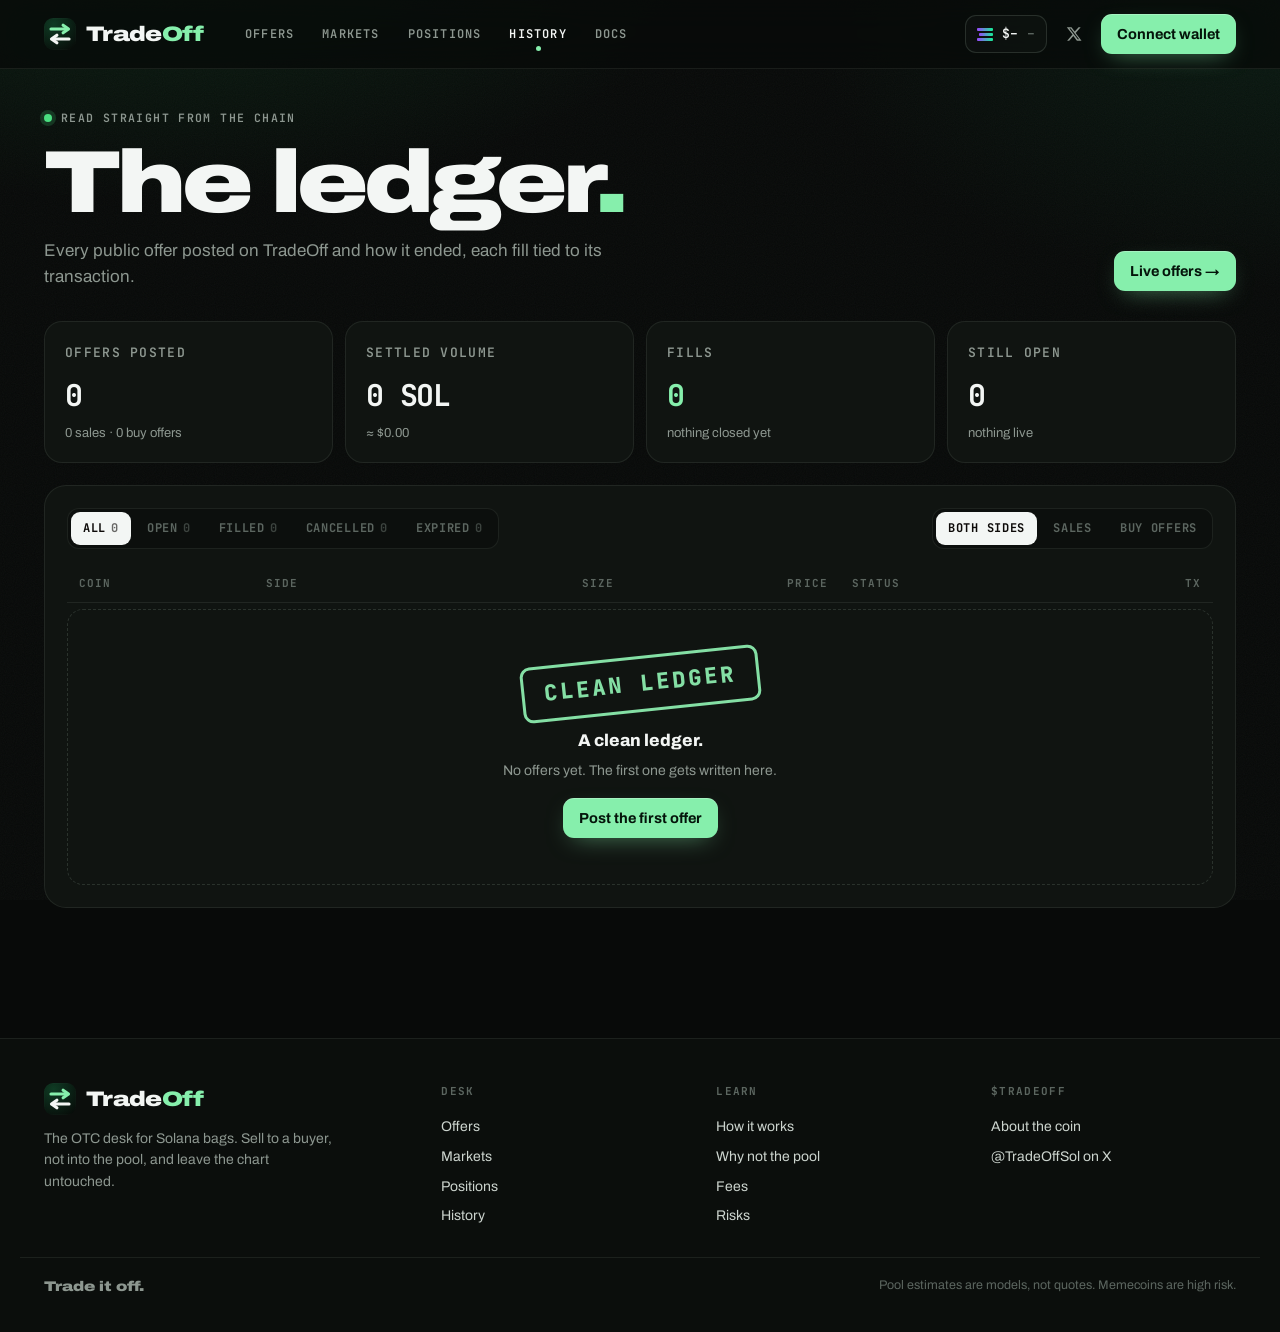
<file: history.html>
<!doctype html>
<html lang="en">
<head>
<meta charset="utf-8">
<meta name="viewport" content="width=device-width,initial-scale=1">
<title>History · TradeOff ($TRADEOFF)</title>
<meta name="theme-color" content="#080A09">
<meta property="og:image" content="banner.png">
<link rel="icon" href="favicon.png">
<link rel="stylesheet" href="style.css">
</head>
<body data-page="history.html">
<main id="main" class="wrap">
  <div class="row between" style="align-items:flex-end;flex-wrap:wrap;gap:16px">
    <div>
      <div class="eyebrow"><i></i>Read straight from the chain</div>
      <h1 class="page-h">The ledger<span class="acc">.</span></h1>
      <p class="page-sub" style="margin-bottom:30px">Every public offer posted on TradeOff and how it ended, each fill tied to its transaction.</p>
    </div>
    <a class="btn btn-sell" href="index.html" style="margin-bottom:30px">Live offers →</a>
  </div>

  <div class="kpi4">
    <div><span class="lbl">Offers posted</span><b>0</b><span>0 sales · 0 buy offers</span></div>
    <div><span class="lbl">Settled volume</span><b>0 SOL</b><span id="usdV">≈ $0.00</span></div>
    <div><span class="lbl">Fills</span><b class="goldc">0</b><span>nothing closed yet</span></div>
    <div><span class="lbl">Still open</span><b>0</b><span>nothing live</span></div>
  </div>

  <section class="panel">
    <div class="filters">
      <div class="pills" role="group" aria-label="Status" id="st">
        <button type="button" aria-pressed="true" data-v="all">ALL<span class="ct">0</span></button>
        <button type="button" aria-pressed="false" data-v="open">OPEN<span class="ct">0</span></button>
        <button type="button" aria-pressed="false" data-v="filled">FILLED<span class="ct">0</span></button>
        <button type="button" aria-pressed="false" data-v="cancelled">CANCELLED<span class="ct">0</span></button>
        <button type="button" aria-pressed="false" data-v="expired">EXPIRED<span class="ct">0</span></button>
      </div>
      <div class="pills" role="group" aria-label="Side" id="sd">
        <button type="button" aria-pressed="true" data-v="both">BOTH SIDES</button>
        <button type="button" aria-pressed="false" data-v="sell">SALES</button>
        <button type="button" aria-pressed="false" data-v="buy">BUY OFFERS</button>
      </div>
    </div>
    <div class="tbl-wrap"><table class="tbl"><thead><tr><th>Coin</th><th>Side</th><th class="num">Size</th><th class="num">Price</th><th>Status</th><th class="num">Tx</th></tr></thead><tbody></tbody></table></div>
    <div class="empty" style="margin-top:6px;padding:46px 22px"><span class="stamp big" style="margin-bottom:16px">Clean ledger</span><h3 id="emH">A clean ledger.</h3><p id="emP">No offers yet. The first one gets written here.</p><a class="btn btn-sell" href="index.html">Post the first offer</a></div>
  </section>
</main>
<script src="app.js"></script>
<script>
document.addEventListener('DOMContentLoaded', () => {
  const msg = { all: 'No offers yet. The first one gets written here.', open: 'Nothing open right now.', filled: 'No fills yet. The first one gets stamped here.', cancelled: 'Nothing cancelled.', expired: 'Nothing expired.' };
  $$('#st button').forEach((b) => b.addEventListener('click', () => { $$('#st button').forEach((x) => x.setAttribute('aria-pressed', x === b)); $('#emP').textContent = msg[b.dataset.v]; }));
  $$('#sd button').forEach((b) => b.addEventListener('click', () => { $$('#sd button').forEach((x) => x.setAttribute('aria-pressed', x === b)); }));
});
</script>
</body>
</html>
</file>
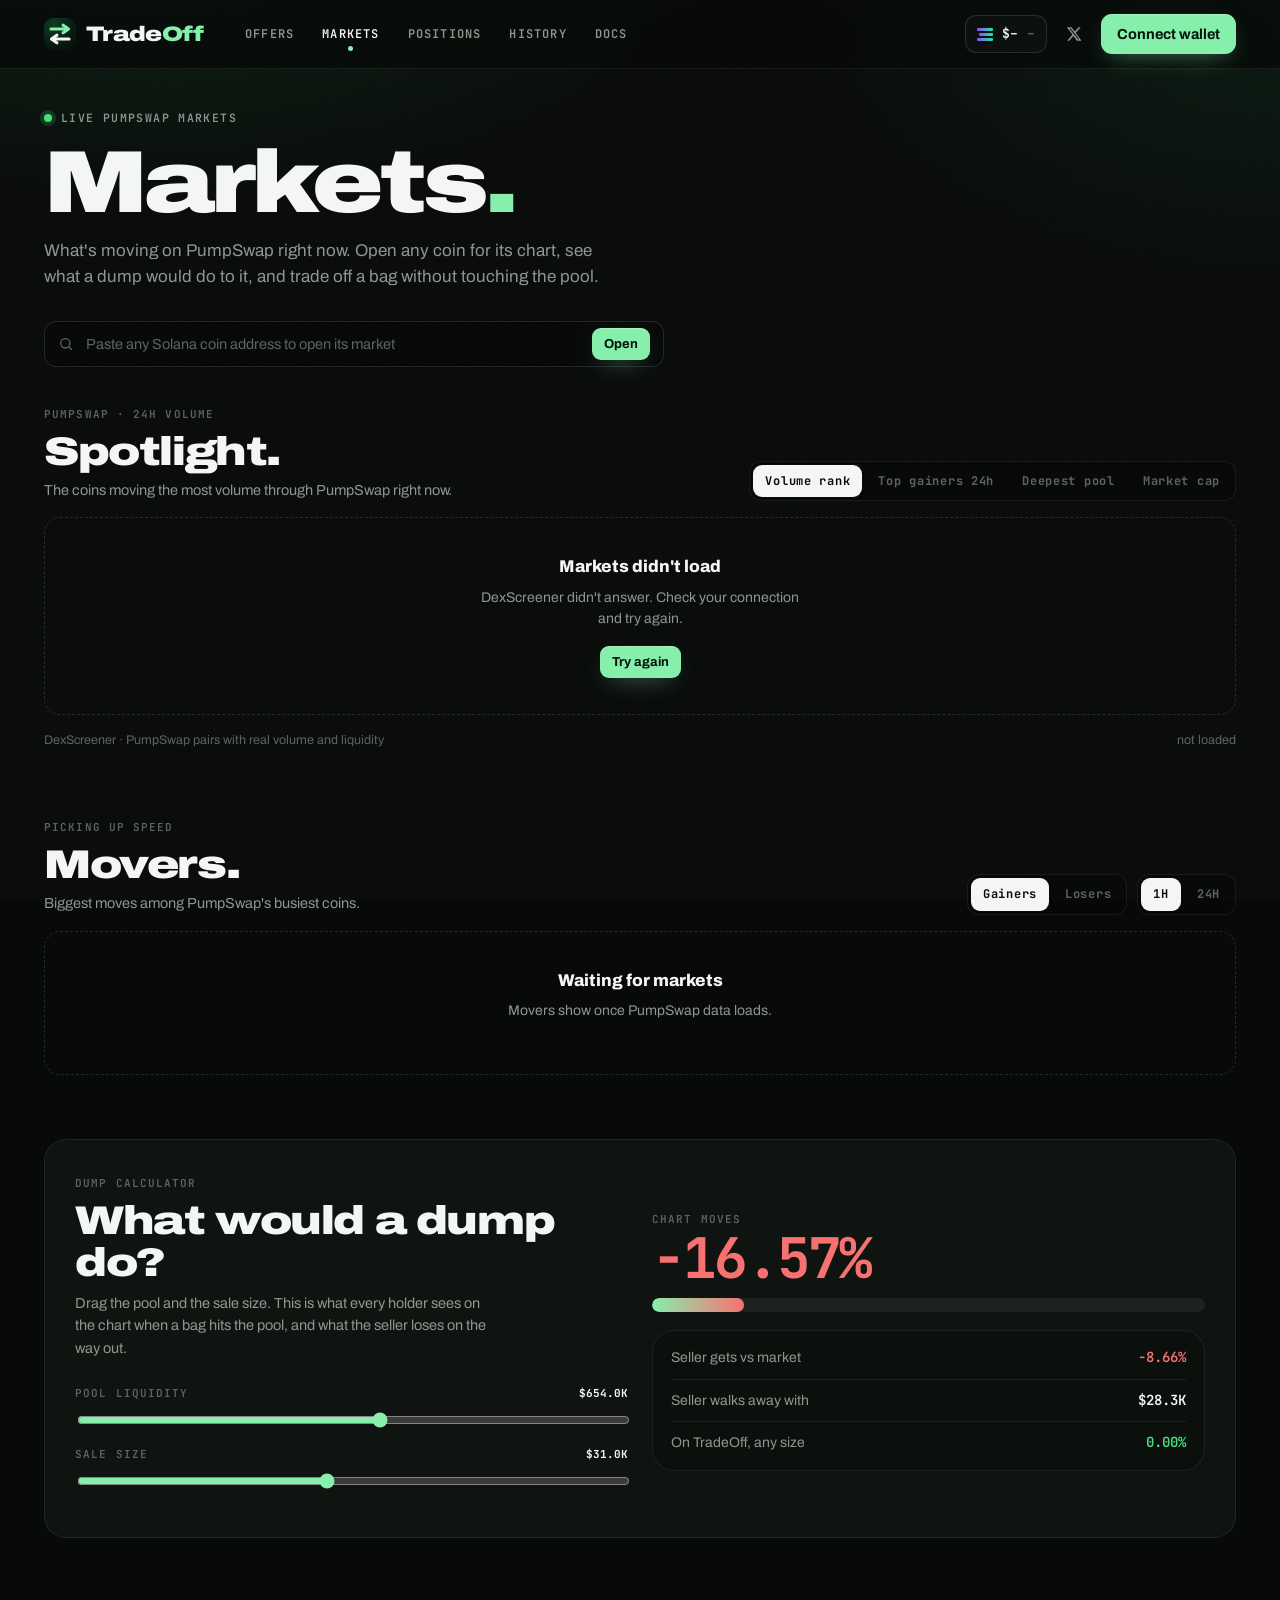
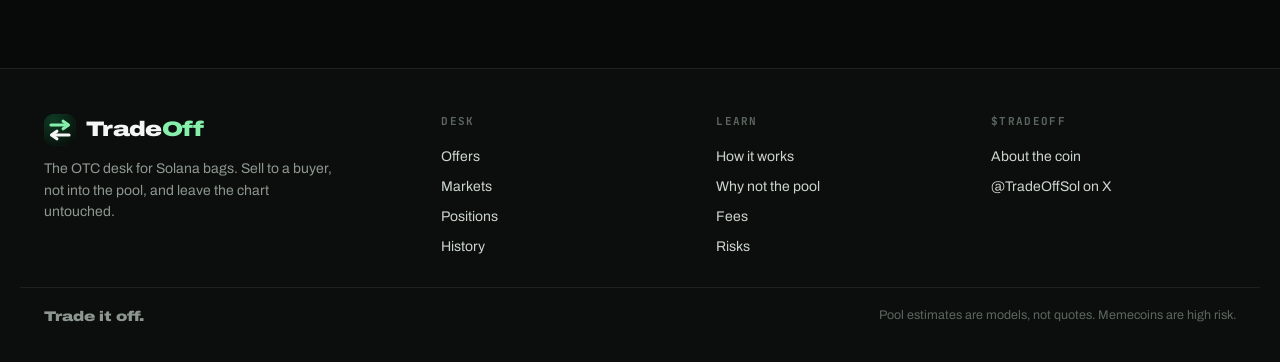
<file: markets.html>
<!doctype html>
<html lang="en">
<head>
<meta charset="utf-8">
<meta name="viewport" content="width=device-width,initial-scale=1">
<title>Markets · TradeOff ($TRADEOFF)</title>
<meta name="description" content="Live PumpSwap markets. Open any coin for its chart, see what a dump would do to it, and trade a bag off the pool.">
<meta name="theme-color" content="#080A09">
<meta property="og:image" content="banner.png">
<link rel="icon" href="favicon.png">
<link rel="stylesheet" href="style.css">
</head>
<body data-page="markets.html">
<main id="main" class="wrap">
  <div class="eyebrow"><i></i>Live PumpSwap markets</div>
  <h1 class="page-h">Markets<span class="acc">.</span></h1>
  <p class="page-sub">What's moving on PumpSwap right now. Open any coin for its chart, see what a dump would do to it, and trade off a bag without touching the pool.</p>

  <form class="search" id="openForm" style="max-width:620px;margin-bottom:34px"><span class="qi"></span><label class="sr" for="openIn">Coin address</label><input id="openIn" placeholder="Paste any Solana coin address to open its market" spellcheck="false" autocomplete="off"><button class="btn btn-sm btn-sell" type="submit">Open</button></form>

  <!-- COIN VIEW -->
  <section class="cv hide" id="cv" aria-live="polite"></section>

  <!-- SPOTLIGHT -->
  <section aria-labelledby="spotH">
    <div class="panel-h" style="align-items:flex-end;flex-wrap:wrap">
      <div><span class="lbl">PumpSwap · 24h volume</span><h2 class="h2" id="spotH" style="font-size:40px;margin-top:6px">Spotlight.</h2><p class="sub">The coins moving the most volume through PumpSwap right now.</p></div>
      <div class="pills" role="group" aria-label="Sort" id="sort">
        <button type="button" data-s="vol" aria-pressed="true">Volume rank</button>
        <button type="button" data-s="gain" aria-pressed="false">Top gainers 24h</button>
        <button type="button" data-s="liq" aria-pressed="false">Deepest pool</button>
        <button type="button" data-s="mcap" aria-pressed="false">Market cap</button>
      </div>
    </div>
    <div class="mk-grid" id="grid"></div>
    <div class="row between" style="margin-top:16px;flex-wrap:wrap">
      <span class="hint" id="src">DexScreener · PumpSwap pairs with real volume and liquidity</span>
      <div class="row"><span class="hint" id="upd">loading…</span><button class="btn btn-sm" id="more" type="button">Show more PumpSwap coins</button></div>
    </div>
  </section>

  <!-- MOVERS -->
  <section style="margin-top:64px" aria-labelledby="movH">
    <div class="panel-h" style="align-items:flex-end;flex-wrap:wrap">
      <div><span class="lbl">Picking up speed</span><h2 class="h2" id="movH" style="font-size:40px;margin-top:6px">Movers.</h2><p class="sub">Biggest moves among PumpSwap's busiest coins.</p></div>
      <div class="row" style="flex-wrap:wrap">
        <div class="pills" role="group" aria-label="Direction" id="dir"><button type="button" data-d="up" aria-pressed="true">Gainers</button><button type="button" data-d="down" aria-pressed="false">Losers</button></div>
        <div class="pills" role="group" aria-label="Window" id="win"><button type="button" data-w="h1" aria-pressed="true">1H</button><button type="button" data-w="h24" aria-pressed="false">24H</button></div>
      </div>
    </div>
    <div class="movers" id="movers"></div>
  </section>

  <!-- IMPACT CALCULATOR -->
  <section class="panel" style="margin-top:64px;padding:30px" aria-labelledby="calcH">
    <div class="calc">
      <div>
        <span class="lbl">Dump calculator</span>
        <h2 class="h2" id="calcH" style="font-size:40px;margin:6px 0 8px">What would a dump do?</h2>
        <p class="sub" style="margin-bottom:26px">Drag the pool and the sale size. This is what every holder sees on the chart when a bag hits the pool, and what the seller loses on the way out.</p>
        <div class="field"><span class="lbl"><span>Pool liquidity</span><b class="mono" id="cLiqV" style="color:var(--text);letter-spacing:0">$500K</b></span><input type="range" class="rng" id="cLiq" min="0" max="100" value="55" aria-label="Pool liquidity"></div>
        <div class="field"><span class="lbl"><span>Sale size</span><b class="mono" id="cSizeV" style="color:var(--text);letter-spacing:0">$50K</b></span><input type="range" class="rng" id="cSize" min="0" max="100" value="45" aria-label="Sale size"></div>
      </div>
      <div class="stack" style="gap:18px">
        <div><span class="lbl">Chart moves</span><div class="bigpc down" id="cChart">–</div><div class="meter" style="margin-top:12px"><i id="cMeter"></i></div></div>
        <div class="kvl panel" style="padding:6px 18px;background:rgba(0,0,0,.2)">
          <div class="r"><span class="muted">Seller gets vs market</span><b class="down" id="cGets">–</b></div>
          <div class="r"><span class="muted">Seller walks away with</span><b id="cWalk">–</b></div>
          <div class="r"><span class="muted">On TradeOff, any size</span><b class="up">0.00%</b></div>
        </div>
      </div>
    </div>
  </section>
</main>

<script src="app.js"></script>
<script>
document.addEventListener('DOMContentLoaded', () => {
  $('.qi').outerHTML = ICON.search;
  let DATA = [], sortBy = 'vol', shown = 20, dir = 'up', win = 'h1';

  const card = (c, i) => `<a class="mk" href="?coin=${c.addr}" data-coin="${c.addr}">
    <div class="mk-top"><span>${String(i + 1).padStart(2, '0')} / pumpswap</span><span class="${(c.ch24 ?? 0) >= 0 ? 'up' : 'down'}">${pct(c.ch24)} 24h</span></div>
    <div class="mk-id">${coinImg(c)}<div style="min-width:0"><b>${esc(c.symbol)}</b><span>${esc(c.name)}</span></div></div>
    <div class="mk-px"><b>$${fmtPx(c.usd)}</b></div>
    <div class="mk-kv"><div><small>24h volume</small><b>${fmtUsd(c.vol24)}</b></div><div><small>Market cap</small><b>${fmtUsd(c.mcap)}</b></div></div>
    <div class="mk-foot"><span class="mono">${short(c.addr)}</span><span class="go">Open market →</span></div></a>`;
  const skel = () => Array.from({ length: 8 }, () => `<div class="mk"><div class="skel" style="height:12px;width:50%"></div><div class="row"><div class="skel" style="width:42px;height:42px;border-radius:50%"></div><div class="skel" style="height:16px;width:60%"></div></div><div class="skel" style="height:18px;width:40%"></div><div class="skel" style="height:34px"></div></div>`).join('');

  function sorted() {
    const l = [...DATA];
    if (sortBy === 'gain') l.sort((a, b) => (b.ch24 ?? -1e9) - (a.ch24 ?? -1e9));
    else if (sortBy === 'liq') l.sort((a, b) => b.liq - a.liq);
    else if (sortBy === 'mcap') l.sort((a, b) => b.mcap - a.mcap);
    else l.sort((a, b) => b.vol24 - a.vol24);
    return l;
  }
  function drawGrid() {
    if (!DATA.length) { $('#grid').innerHTML = `<div class="empty" style="grid-column:1/-1"><h3>Markets didn't load</h3><p>DexScreener didn't answer. Check your connection and try again.</p><button class="btn btn-sm btn-sell" id="retry" type="button">Try again</button></div>`; $('#retry').onclick = () => load(true); $('#more').classList.add('hide'); return; }
    const l = sorted();
    $('#grid').innerHTML = l.slice(0, shown).map(card).join('');
    $('#more').classList.toggle('hide', shown >= l.length);
  }
  function drawMovers() {
    const base = [...DATA].filter((c) => c[win === 'h1' ? 'vol1' : 'vol24'] > (win === 'h1' ? 5000 : 50000)).filter((c) => (win === 'h1' ? c.ch1 : c.ch24) != null);
    base.sort((a, b) => (dir === 'up' ? 1 : -1) * ((win === 'h1' ? b.ch1 : b.ch24) - (win === 'h1' ? a.ch1 : a.ch24)));
    const l = base.filter((c) => (dir === 'up' ? (win === 'h1' ? c.ch1 : c.ch24) > 0 : (win === 'h1' ? c.ch1 : c.ch24) < 0)).slice(0, 6);
    $('#movers').innerHTML = l.length ? l.map((c, i) => { const ch = win === 'h1' ? c.ch1 : c.ch24; const up = ch >= 0; return `<a class="mv" href="?coin=${c.addr}"><span class="n">${String(i + 1).padStart(2, '0')}</span><span class="ar" style="background:${up ? 'rgba(74,222,128,.12)' : 'rgba(248,113,113,.12)'};color:${up ? 'var(--up)' : 'var(--down)'}">${up ? '↗' : '↘'}</span><b>${esc(c.symbol)}</b><span class="pc ${up ? 'up' : 'down'}">${pct(ch)}<small>${fmtUsd(win === 'h1' ? c.vol1 : c.vol24)} ${win === 'h1' ? '1h' : '24h'} vol</small></span></a>`; }).join('')
      : `<div class="empty" style="grid-column:1/-1"><h3>${DATA.length ? 'No movers in this window' : 'Waiting for markets'}</h3><p>${DATA.length ? 'Try the other window or direction.' : 'Movers show once PumpSwap data loads.'}</p></div>`;
  }
  async function load(force) {
    $('#grid').innerHTML = skel(); $('#upd').textContent = 'loading…';
    const r = await loadPumpSwap(force);
    DATA = r.list; drawGrid(); drawMovers();
    $('#upd').textContent = DATA.length ? `${DATA.length} coins · updated ${ago(r.at) === '0s' ? 'just now' : ago(r.at) + ' ago'}` : 'not loaded';
  }
  $$('#sort button').forEach((b) => b.addEventListener('click', () => { $$('#sort button').forEach((x) => x.setAttribute('aria-pressed', x === b)); sortBy = b.dataset.s; drawGrid(); }));
  $('#more').addEventListener('click', () => { shown += 20; drawGrid(); });
  $$('#dir button').forEach((b) => b.addEventListener('click', () => { $$('#dir button').forEach((x) => x.setAttribute('aria-pressed', x === b)); dir = b.dataset.d; drawMovers(); }));
  $$('#win button').forEach((b) => b.addEventListener('click', () => { $$('#win button').forEach((x) => x.setAttribute('aria-pressed', x === b)); win = b.dataset.w; drawMovers(); }));
  $('#openForm').addEventListener('submit', (e) => { e.preventDefault(); const v = $('#openIn').value.trim(); if (!isAddr(v)) { toast('Paste a valid Solana coin address.', 'warn'); return; } openCoin(v, true); });

  // coin view
  async function openCoin(addr, push) {
    const cv = $('#cv'); cv.classList.remove('hide');
    if (push) { try { history.pushState(null, '', '?coin=' + addr); } catch {} }
    cv.innerHTML = `<div class="panel" style="grid-column:1/-1;text-align:center;padding:50px"><div class="skel" style="height:14px;width:200px;margin:0 auto"></div></div>`;
    cv.scrollIntoView({ behavior: 'smooth', block: 'start' });
    const [p, chk] = await Promise.all([dex.coin(addr), mintCheck(addr).catch(() => null)]);
    const c = coinView(p);
    if (!c) { cv.innerHTML = `<div class="empty" style="grid-column:1/-1"><h3>No market for this coin yet</h3><p>It may be too new, or not trading on any pool. You can still post a buy offer for it.</p><a class="btn btn-sm btn-buy" href="index.html?side=buy&coin=${addr}">Post a buy offer</a></div>`; return; }
    const sizes = [10000, 50000, 100000, 250000];
    cv.innerHTML = `
      <div class="stack">
        <div class="row between" style="flex-wrap:wrap;gap:14px">
          <div class="cv-head">${coinImg(c)}<div><h2>${esc(c.symbol)}</h2><span class="muted">${esc(c.name)}</span></div></div>
          <div class="row" style="gap:14px"><div style="text-align:right"><div class="mono" style="font-size:30px;font-weight:700">$${fmtPx(c.usd)}</div><span class="chip ${(c.ch24 ?? 0) >= 0 ? 'up' : 'down'}">${(c.ch24 ?? 0) >= 0 ? '▲' : '▼'} ${pct(Math.abs(c.ch24 ?? 0), 2, false)} 24h</span></div><a class="icon-btn" href="markets.html" id="cvClose" aria-label="Close coin">✕</a></div>
        </div>
        <div class="chart"><iframe title="${esc(c.symbol)} chart" src="https://dexscreener.com/solana/${esc(c.pair || c.addr)}?embed=1&loadChartSettings=0&trades=0&tabs=0&info=0&chartLeftToolbar=0&chartTheme=dark&theme=dark&chartStyle=1&chartType=usd&interval=15"></iframe></div>
        <span class="hint" style="text-align:right">Live chart by DexScreener</span>
        <div class="panel"><div class="panel-h"><div><span class="lbl">On TradeOff</span></div><a class="link" href="index.html?coin=${c.addr}">See all on the board →</a></div>
          <div class="empty" style="padding:22px"><p style="margin:0">No bags for $${esc(c.symbol)} on TradeOff yet. Be the first: sell or buy with the box on the right.</p></div></div>
      </div>
      <div class="stack">
        <div class="panel kvl"><span class="lbl">Market</span><div style="margin-top:8px">
          <div class="r"><span class="muted">Price</span><b>$${fmtPx(c.usd)}</b></div>
          <div class="r"><span class="muted">Price in SOL</span><b>${fmtPx(c.sol)}</b></div>
          <div class="r"><span class="muted">Market cap</span><b>${fmtUsd(c.mcap)}</b></div>
          <div class="r"><span class="muted">Volume 24h</span><b>${fmtUsd(c.vol24)}</b></div>
          <div class="r"><span class="muted">Pool liquidity</span><b>${fmtUsd(c.liq)}</b></div>
          <div class="r"><span class="muted">Pool</span><b>${esc(c.dex === 'pumpswap' ? 'PumpSwap' : c.dex)}</b></div>
          <div class="r"><span class="muted">Freeze authority</span><b class="${chk?.freezable ? 'goldc' : 'up'}">${chk ? (chk.freezable ? 'Freezable' : 'None') : '–'}</b></div>
        </div></div>
        <div class="panel kvl dump"><span class="lbl">Dump it into this pool</span><div style="margin-top:8px">
          ${sizes.map((s) => `<div class="r"><span class="muted">Sell ${fmtUsd(s)}</span><b>${pct(impact(c.liq, s)?.chart, 1)}</b></div>`).join('')}
          <div class="r us"><span class="muted">On TradeOff, any size</span><b>0.0%</b></div></div></div>
        <div class="panel"><span class="lbl">Trade on TradeOff</span>
          ${chk && !chk.ok ? `<p class="hint bad" style="margin:12px 0 0">${esc(chk.reason)}</p>` : `
          <div class="sides" style="margin:12px 0 14px"><a class="btn btn-sell" href="index.html?side=sell&coin=${c.addr}">Sell</a><a class="btn btn-buy" href="index.html?side=buy&coin=${c.addr}">Buy</a></div>
          <p class="muted" style="margin:0;font-size:14px">Sell your $${esc(c.symbol)} bag to a buyer, or name your price and let holders sell into it.</p>`}
          <div class="ca" style="margin-top:16px"><span class="v">${short(c.addr, 6)}</span><button class="btn btn-sm" id="cvCopy" type="button">Copy CA</button></div>
          <div class="row between" style="margin-top:12px"><span class="muted" style="font-size:14px">Bags on TradeOff</span><span class="mono dim">none yet</span></div>
        </div>
      </div>`;
    $('#cvCopy').onclick = () => copyText(c.addr, 'CA copied');
    document.title = `$${c.symbol} · Markets · TradeOff`;
  }
  document.addEventListener('click', (e) => {
    const a = e.target.closest('a[href^="?coin="]'); if (!a) return;
    e.preventDefault(); openCoin(new URLSearchParams(a.getAttribute('href')).get('coin'), true);
  });

  // dump calculator (log sliders)
  const logv = (v, lo, hi) => Math.round(Math.exp(Math.log(lo) + (Math.log(hi) - Math.log(lo)) * (v / 100)) / 1000) * 1000;
  function calc() {
    const liq = logv(+$('#cLiq').value, 10000, 20000000), size = Math.max(1000, logv(+$('#cSize').value, 1000, 2000000));
    $('#cLiqV').textContent = fmtUsd(liq); $('#cSizeV').textContent = fmtUsd(size);
    const im = impact(liq, size);
    $('#cChart').textContent = pct(im.chart); $('#cGets').textContent = pct(im.sellerGets); $('#cWalk').textContent = fmtUsd(size * (1 + im.sellerGets / 100));
    $('#cMeter').style.width = Math.min(100, -im.chart) + '%';
  }
  ['#cLiq', '#cSize'].forEach((s) => $(s).addEventListener('input', calc)); calc();

  load();
  const pre = qs('coin'); if (pre && isAddr(pre)) openCoin(pre, false);
});
</script>
</body>
</html>
</file>
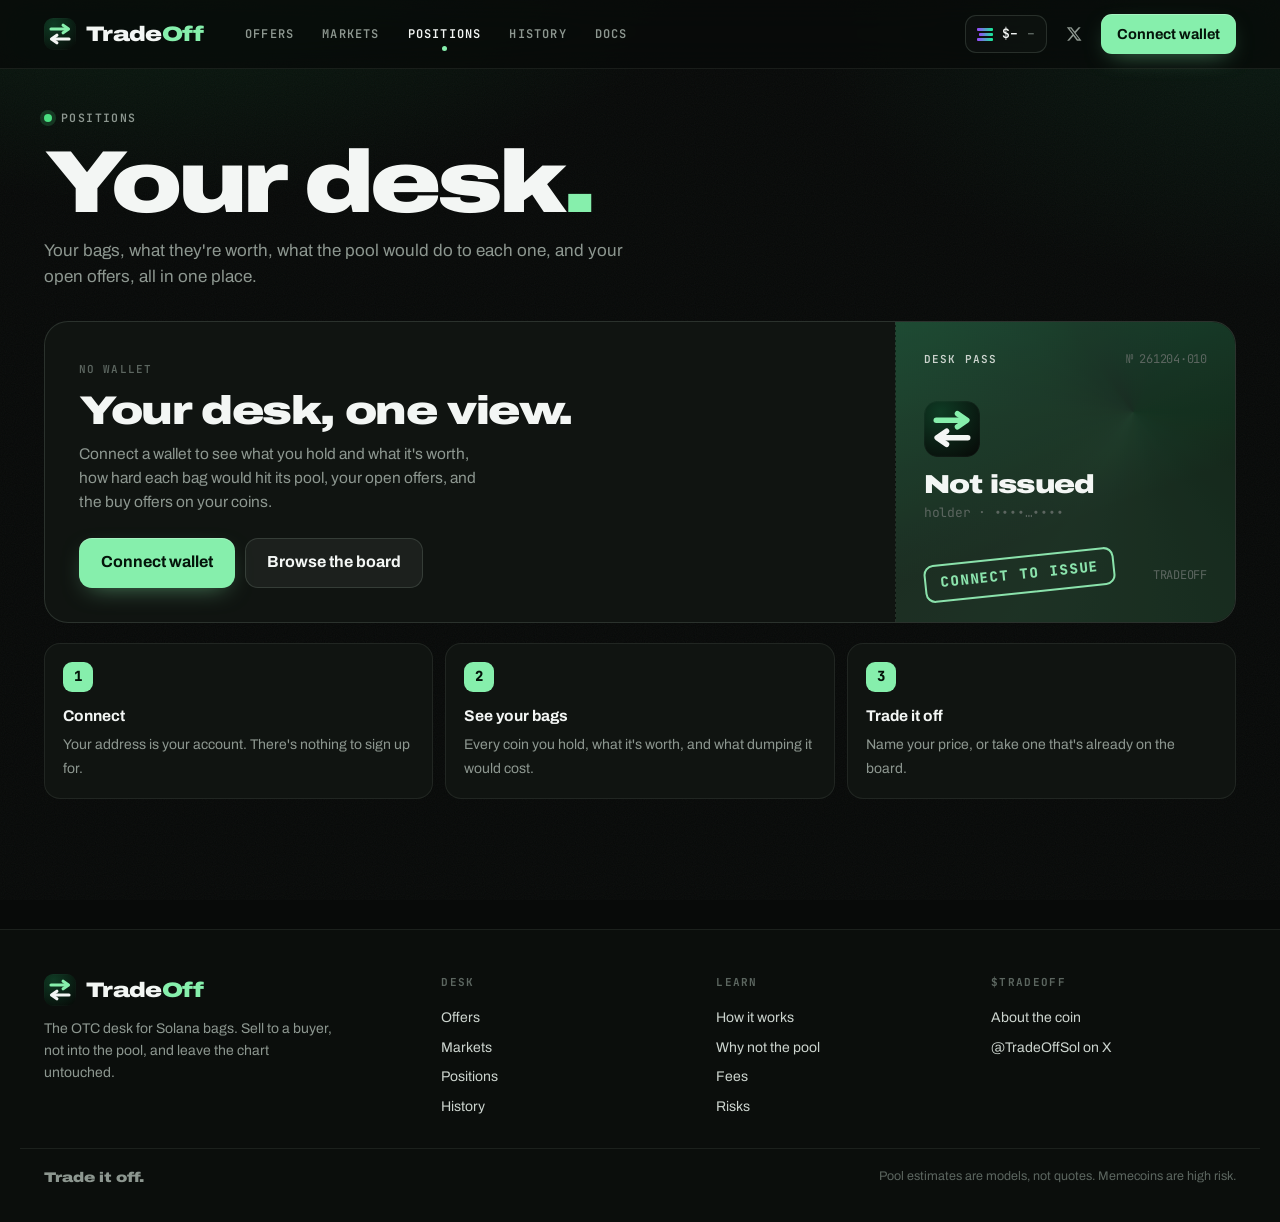
<file: positions.html>
<!doctype html>
<html lang="en">
<head>
<meta charset="utf-8">
<meta name="viewport" content="width=device-width,initial-scale=1">
<title>Positions · TradeOff ($TRADEOFF)</title>
<meta name="theme-color" content="#080A09">
<meta property="og:image" content="banner.png">
<link rel="icon" href="favicon.png">
<link rel="stylesheet" href="style.css">
</head>
<body data-page="positions.html">
<main id="main" class="wrap">
  <div class="eyebrow"><i></i>Positions</div>
  <h1 class="page-h">Your desk<span class="acc">.</span></h1>
  <p class="page-sub">Your bags, what they're worth, what the pool would do to each one, and your open offers, all in one place.</p>

  <!-- not connected -->
  <div id="off">
    <div class="pass">
      <div class="pass-l">
        <span class="lbl">No wallet</span>
        <h2 class="h2" style="font-size:40px;margin:10px 0 10px">Your desk, one view.</h2>
        <p class="muted" style="max-width:46ch;margin:0 0 24px">Connect a wallet to see what you hold and what it's worth, how hard each bag would hit its pool, your open offers, and the buy offers on your coins.</p>
        <div class="row" style="flex-wrap:wrap"><button class="btn btn-sell btn-lg" id="connect" type="button">Connect wallet</button><a class="btn btn-lg" href="index.html">Browse the board</a></div>
      </div>
      <div class="pass-r" aria-hidden="true">
        <div class="holo"></div>
        <div class="row between" style="position:relative"><span class="lbl" style="color:var(--soft)">Desk pass</span><span class="mono dim" style="font-size:12px" id="passNo"></span></div>
        <div style="position:relative">
          <img src="logo.svg" alt="" width="56" height="56" style="border-radius:14px;margin-bottom:14px">
          <div style="font-stretch:125%;font-weight:900;font-size:26px;letter-spacing:-.03em;line-height:1">Not issued</div>
          <div class="mono dim" style="font-size:13px;margin-top:6px">holder · ••••…••••</div>
        </div>
        <div class="row between" style="position:relative"><span class="stamp" style="color:var(--sell)">Connect to issue</span><span class="mono dim" style="font-size:12px">TRADEOFF</span></div>
      </div>
    </div>
    <div class="steps3">
      <div><span class="n">1</span><b>Connect</b><span>Your address is your account. There's nothing to sign up for.</span></div>
      <div><span class="n">2</span><b>See your bags</b><span>Every coin you hold, what it's worth, and what dumping it would cost.</span></div>
      <div><span class="n">3</span><b>Trade it off</b><span>Name your price, or take one that's already on the board.</span></div>
    </div>
  </div>

  <!-- connected -->
  <div id="on" class="hide">
    <div class="kpi4">
      <div><span class="lbl">Wallet value</span><b id="pVal">–</b><span id="pValS">bags plus SOL</span></div>
      <div><span class="lbl">SOL balance</span><b id="pSol">–</b><span id="pSolS"></span></div>
      <div><span class="lbl">Bags</span><b id="pBags">–</b><span>coins with a balance</span></div>
      <div><span class="lbl">Pool would take</span><b class="down" id="pCost">–</b><span>if every bag were dumped</span></div>
    </div>

    <section class="panel" aria-labelledby="bagsH">
      <div class="panel-h"><div><h2 class="h2" id="bagsH">Your bags</h2><p class="sub">Sorted by value. "Dump cost" is what selling the whole bag into its pool would cost you; on TradeOff it's 0%.</p></div><button class="btn btn-sm" id="reload" type="button">Refresh</button></div>
      <div class="tbl-wrap"><table class="tbl"><thead><tr><th>Coin</th><th class="num">Amount</th><th class="num">Value</th><th class="num">Pool</th><th class="num">Dump cost</th><th class="num">Chart hit</th><th></th></tr></thead><tbody id="bags"></tbody></table></div>
      <div id="bagsEmpty"></div>
    </section>

    <div style="display:grid;grid-template-columns:repeat(auto-fit,minmax(320px,1fr));gap:20px;margin-top:20px">
      <section class="panel"><div class="panel-h"><div><h2 class="h2" style="font-size:22px">Your open offers</h2><p class="sub">Offers and buy offers you've posted.</p></div></div><div id="mine"></div></section>
      <section class="panel"><div class="panel-h"><div><h2 class="h2" style="font-size:22px">Buy offers on your coins</h2><p class="sub">Holders' bids you can sell into right now.</p></div></div><div class="empty" style="padding:22px"><p style="margin:0">No buy offers on your coins yet.</p></div></section>
    </div>
  </div>
</main>

<script src="app.js"></script>
<script>
document.addEventListener('DOMContentLoaded', () => {
  $('#connect').onclick = openWalletModal;
  $('#passNo').textContent = ticketNo();
  async function load() {
    const on = !!wallet.pubkey;
    $('#off').classList.toggle('hide', on); $('#on').classList.toggle('hide', !on);
    if (!on) return;
    $('#bags').innerHTML = Array.from({ length: 4 }, () => `<tr><td colspan="7"><div class="skel" style="height:22px"></div></td></tr>`).join('');
    $('#bagsEmpty').innerHTML = '';
    try {
      const [toks, bal] = await Promise.all([walletTokens(wallet.pubkey), rpc.call('getBalance', [wallet.pubkey])]);
      const sol = (bal?.value || 0) / 1e9; const solUsd = window.SOL_USD || (await loadSol())?.usd || 0;
      $('#pSol').textContent = sol.toFixed(3); $('#pSolS').textContent = solUsd ? fmtUsd(sol * solUsd) : '';
      const pairs = await dex.tokens(toks.map((t) => t.mint));
      const rows = toks.map((t) => { const v = coinView(dex.best(pairs, t.mint)); const usd = (v?.usd || 0) * t.amount; const im = v?.liq && usd ? impact(v.liq, usd) : null; return { ...t, v, usd, im }; }).sort((a, b) => b.usd - a.usd);
      const total = rows.reduce((s, r) => s + r.usd, 0) + sol * solUsd;
      const cost = rows.reduce((s, r) => s + (r.im ? -r.usd * r.im.sellerGets / 100 : 0), 0);
      $('#pVal').textContent = fmtUsd(total); $('#pBags').textContent = rows.length; $('#pCost').textContent = cost ? '−' + fmtUsd(cost) : '$0';
      if (!rows.length) { $('#bags').innerHTML = ''; $('#bagsEmpty').innerHTML = '<div class="empty"><h3>No bags in this wallet</h3><p>When you hold coins they show up here with their dump cost.</p><a class="btn btn-sm btn-buy" href="index.html?side=buy">Post a buy offer</a></div>'; return; }
      $('#bags').innerHTML = rows.map((r) => `<tr>
        <td><div class="cell-coin">${coinImg({ ...(r.v || {}), addr: r.mint })}<div><b>${r.v ? '$' + esc(r.v.symbol) : short(r.mint)}</b><div class="mono dim" style="font-size:12px">${short(r.mint)}</div></div></div></td>
        <td class="num">${fmtNum(r.amount)}</td>
        <td class="num">${r.usd ? fmtUsd(r.usd) : '–'}</td>
        <td class="num dim">${r.v?.liq ? fmtUsd(r.v.liq) : '–'}</td>
        <td class="num ${r.im ? 'down' : 'dim'}">${r.im ? pct(r.im.sellerGets) : '–'}</td>
        <td class="num ${r.im ? 'down' : 'dim'}">${r.im ? pct(r.im.chart) : '–'}</td>
        <td style="text-align:right"><a class="btn btn-sm btn-sell" href="index.html?side=sell&coin=${r.mint}">Trade it off</a></td></tr>`).join('');
    } catch {
      $('#bags').innerHTML = ''; $('#bagsEmpty').innerHTML = '<div class="empty"><h3>Couldn\'t read your wallet</h3><p>The Solana RPC didn\'t answer. Try again in a moment.</p></div>';
    }
    const mine = drafts.all().filter((d) => d.by === wallet.pubkey);
    $('#mine').innerHTML = mine.length ? mine.map((d) => `<div class="offer" style="grid-template-columns:40px minmax(0,1fr) auto"><span class="ci" style="background:${d.img ? `center/cover url('${esc(d.img)}')` : avatar(d.coin)}"></span><div style="min-width:0"><b>${d.side === 'sell' ? 'Selling' : 'Buying'} ${fmtNum(d.amount)} $${esc(d.symbol)}</b><div class="mono dim" style="font-size:12.5px">${fmtPx(d.price)} SOL each</div></div><span class="chip ${d.side === 'sell' ? 'sell' : 'buy'}">Draft</span></div>`).join('')
      : '<div class="empty" style="padding:22px"><p style="margin:0 0 12px">No open offers.</p><a class="btn btn-sm btn-sell" href="index.html">Post one</a></div>';
  }
  $('#reload').onclick = load;
  document.addEventListener('to:wallet', load); load();
});
</script>
</body>
</html>
</file>
<file: style.css>
/* TradeOff ($TRADEOFF) — OTC desk, trade-ticket design system */
@import url('https://fonts.googleapis.com/css2?family=Archivo:wdth,wght@62..125,300..900&family=JetBrains+Mono:wght@400;500;600;700&display=swap');

:root{
  --bg:#080A09;
  --bg-2:#0B0E0C;
  --surface:#101411;
  --surface-2:#151A16;
  --raised:#1C231E;
  --line:rgba(220,255,230,.08);
  --line-2:rgba(220,255,230,.13);
  --line-3:rgba(220,255,230,.24);
  --text:#F3F6F4;
  --soft:#CCD4CE;
  --muted:#8D9790;
  --dim:#5C6660;

  --sell:#86EFAC;      /* pump.fun light green: selling / primary */
  --sell-2:#B5F7CD;
  --buy:#F3F6F4;       /* white: buying */
  --gold:#86EFAC;      /* fills, stamps */
  --up:#4ADE80;
  --down:#F87171;      /* negatives only */
  --violet:#8D9790;
  --deep:#0F3B24;      /* pump.fun dark green */

  --r-xl:22px; --r-lg:16px; --r-md:12px; --r-sm:9px; --r-pill:999px;
  --font:'Archivo',ui-sans-serif,system-ui,-apple-system,'Segoe UI',sans-serif;
  --mono:'JetBrains Mono',ui-monospace,SFMono-Regular,Menlo,monospace;
  --maxw:1240px;
  --ease:cubic-bezier(.2,.7,.2,1);
}

*{box-sizing:border-box}
html{color-scheme:dark;-webkit-text-size-adjust:100%;scroll-behavior:smooth}
body{margin:0;background:var(--bg);color:var(--text);font-family:var(--font);font-size:15.5px;line-height:1.55;min-height:100vh;-webkit-font-smoothing:antialiased;
  background-image:radial-gradient(1000px 520px at 12% -12%,rgba(34,197,94,.14),transparent 60%),radial-gradient(800px 480px at 100% 0,rgba(15,59,36,.35),transparent 60%);background-attachment:fixed}
body::before{content:"";position:fixed;inset:0;pointer-events:none;z-index:0;opacity:.04;
  background-image:url("data:image/svg+xml,%3Csvg xmlns='http://www.w3.org/2000/svg' width='160' height='160'%3E%3Cfilter id='n'%3E%3CfeTurbulence type='fractalNoise' baseFrequency='.9' numOctaves='2' stitchTiles='stitch'/%3E%3C/filter%3E%3Crect width='100%25' height='100%25' filter='url(%23n)'/%3E%3C/svg%3E")}
body>*{position:relative;z-index:1}
a{color:inherit;text-decoration:none}
img{max-width:100%;display:block}
button,input,textarea,select{font:inherit;color:inherit}
::selection{background:var(--sell);color:#04140A}
:focus-visible{outline:2px solid var(--gold);outline-offset:2px;border-radius:6px}
.skip{position:absolute;left:-9999px;top:8px;background:var(--text);color:#000;padding:8px 14px;border-radius:8px;z-index:100}
.skip:focus{left:12px}
.mono{font-family:var(--mono);letter-spacing:-.02em}
.muted{color:var(--muted)}.dim{color:var(--dim)}
.up{color:var(--up)}.down{color:var(--down)}.sellc{color:var(--sell)}.buyc{color:var(--buy)}.goldc{color:var(--gold)}
.hide{display:none!important}
.sm-only{display:none}
.sr{position:absolute;width:1px;height:1px;overflow:hidden;clip:rect(0 0 0 0);white-space:nowrap}
.lbl{font-family:var(--mono);font-size:11px;font-weight:600;letter-spacing:.1em;text-transform:uppercase;color:var(--dim)}
.display{font-stretch:125%;font-weight:900;letter-spacing:-.035em}

/* ---------- header ---------- */
.top{position:sticky;top:0;z-index:40;background:rgba(8,10,9,.8);backdrop-filter:blur(16px) saturate(140%);-webkit-backdrop-filter:blur(16px) saturate(140%);border-bottom:1px solid var(--line)}
.top-in{max-width:var(--maxw);margin:0 auto;padding:0 24px;height:68px;display:flex;align-items:center;gap:30px}
.brand{display:flex;align-items:center;gap:10px;font-stretch:125%;font-weight:900;font-size:21px;letter-spacing:-.03em;flex-shrink:0}
.brand img{width:32px;height:32px;border-radius:9px}
.brand .off{color:var(--sell)}
.tabs{display:flex;gap:4px;overflow-x:auto;scrollbar-width:none}
.tabs::-webkit-scrollbar{display:none}
.tabs a{position:relative;padding:8px 12px;font-family:var(--mono);font-size:12px;font-weight:600;letter-spacing:.1em;color:var(--muted);white-space:nowrap;transition:color .15s}
.tabs a:hover{color:var(--text)}
.tabs a[aria-current="page"]{color:var(--text)}
.tabs a[aria-current="page"]::after{content:"";position:absolute;left:50%;bottom:0;width:5px;height:5px;margin-left:-2.5px;border-radius:50%;background:var(--sell)}
.top-act{margin-left:auto;display:flex;align-items:center;gap:8px;flex-shrink:0}
.sol-tick{display:flex;align-items:center;gap:9px;height:38px;padding:0 12px;border-radius:11px;box-shadow:inset 0 0 0 1px var(--line-2);background:rgba(255,255,255,.02);font-family:var(--mono);font-size:13px;font-weight:600}
.sol-tick .sym{width:16px;height:13px;display:flex;flex-direction:column;justify-content:space-between}
.sol-tick .sym i{display:block;height:3px;border-radius:1px;background:linear-gradient(90deg,#9945FF,#14F195)}
.sol-tick .sym i:nth-child(2){margin-left:2px}
.icon-btn{width:38px;height:38px;display:grid;place-items:center;border-radius:11px;color:var(--muted);background:none;border:0;cursor:pointer}
.icon-btn:hover{color:var(--text);background:rgba(255,255,255,.05)}
.icon-btn svg{width:16px;height:16px}

/* ---------- buttons ---------- */
.btn{display:inline-flex;align-items:center;justify-content:center;gap:8px;height:40px;padding:0 16px;border-radius:11px;border:0;background:rgba(255,255,255,.05);box-shadow:inset 0 0 0 1px var(--line-2);color:var(--text);font-weight:700;font-size:14.5px;cursor:pointer;white-space:nowrap;transition:background .15s,box-shadow .15s,transform .08s,filter .15s}
.btn:hover{background:rgba(255,255,255,.09);box-shadow:inset 0 0 0 1px var(--line-3)}
.btn:active{transform:translateY(1px)}
.btn[disabled]{opacity:.42;cursor:not-allowed}
.btn-sell{background:var(--sell);color:#04140A;box-shadow:0 8px 24px -10px rgba(134,239,172,.55),inset 0 1px 0 rgba(255,255,255,.25)}
.btn-sell:hover{background:#A7F3C0;box-shadow:0 10px 30px -10px rgba(134,239,172,.85),inset 0 1px 0 rgba(255,255,255,.3)}
.btn-buy{background:var(--buy);color:#080A09;box-shadow:0 8px 24px -10px rgba(243,246,244,.6),inset 0 1px 0 rgba(255,255,255,.3)}
.btn-buy:hover{background:#FFFFFF}
.btn-ghost{background:transparent}
.btn-lg{height:50px;padding:0 22px;font-size:16px;border-radius:13px}
.btn-sm{height:32px;padding:0 12px;font-size:13px;border-radius:9px}
.btn-block{width:100%}
.wallet-dot{width:7px;height:7px;border-radius:50%;background:var(--up);box-shadow:0 0 0 3px rgba(74,222,128,.2)}

/* ---------- layout ---------- */
.wrap{max-width:var(--maxw);margin:0 auto;padding:36px 24px 100px}
.stack{display:flex;flex-direction:column;gap:16px}
.row{display:flex;align-items:center;gap:10px}
.between{justify-content:space-between}
.panel{background:var(--surface);border:1px solid var(--line);border-radius:var(--r-xl);padding:22px}
.panel-h{display:flex;align-items:flex-start;justify-content:space-between;gap:12px;margin-bottom:16px}
.h2{font-stretch:125%;font-weight:900;font-size:28px;letter-spacing:-.035em;line-height:1.05;margin:0}
.h3{font-weight:700;font-size:16px;margin:0}
.sub{color:var(--muted);margin:6px 0 0;font-size:14.5px;max-width:52ch}
.link{color:var(--muted);font-size:13.5px;font-weight:600}
.link:hover{color:var(--text)}

/* ---------- page head ---------- */
.eyebrow{display:inline-flex;align-items:center;gap:9px;font-family:var(--mono);font-size:11.5px;font-weight:600;letter-spacing:.12em;text-transform:uppercase;color:var(--muted);margin-bottom:16px}
.eyebrow i{width:8px;height:8px;border-radius:50%;background:var(--up);box-shadow:0 0 0 4px rgba(74,222,128,.18);animation:pulse 2s infinite}
@keyframes pulse{50%{box-shadow:0 0 0 8px rgba(74,222,128,0)}}
.page-h{font-stretch:125%;font-weight:900;font-size:clamp(46px,7vw,88px);letter-spacing:-.045em;line-height:.9;margin:0 0 16px}
.page-h .acc{color:var(--sell)}
.page-sub{color:var(--muted);font-size:17px;margin:0 0 30px;max-width:58ch}

/* ---------- hero ---------- */
.hero{display:grid;grid-template-columns:minmax(0,1.1fr) minmax(0,.9fr);gap:48px;align-items:end;padding:6px 0 36px;border-bottom:1px solid var(--line);margin-bottom:32px}
.hero>*{min-width:0}
.hero h1{font-stretch:125%;font-weight:900;font-size:clamp(64px,10vw,140px);letter-spacing:-.05em;line-height:.84;margin:0 0 22px}
.hero h1 .ln{display:block}
.hero h1 .acc{color:var(--sell)}
.hero .lede{font-size:19px;color:var(--soft);margin:0 0 26px;max-width:44ch;line-height:1.5}
.hero .lede b{color:var(--text)}
.nos{display:flex;flex-wrap:wrap;gap:10px}
.no{display:inline-flex;align-items:center;gap:10px;height:44px;padding:0 16px 0 10px;border-radius:12px;background:linear-gradient(180deg,rgba(134,239,172,.14),rgba(134,239,172,.06));box-shadow:inset 0 0 0 1px rgba(134,239,172,.4);font-weight:700;font-size:15px}
.no i{width:24px;height:24px;border-radius:50%;display:grid;place-items:center;background:var(--sell);color:#04140A;font-style:normal;font-size:12px;font-weight:900}
.kpis{display:grid;grid-template-columns:1fr 1fr;border-top:1px solid var(--line-2)}
.kpi{padding:18px 20px;border-bottom:1px solid var(--line-2)}
.kpi:nth-child(odd){border-right:1px solid var(--line-2)}
.kpi b{display:block;font-family:var(--mono);font-size:32px;font-weight:700;letter-spacing:-.04em;line-height:1.15;margin-top:8px}
.kpi span{color:var(--muted);font-size:13.5px}
.kpi .spark{display:inline-block;width:46px;height:3px;border-radius:2px;background:var(--up);vertical-align:middle;margin-left:10px}

/* ---------- desk layout ---------- */
.desk{display:grid;grid-template-columns:420px minmax(0,1fr);gap:24px;align-items:start}
.desk>*{min-width:0}

/* order slip (signature) */
.slip{position:relative;background:linear-gradient(180deg,#121914,#0D110E);border:1px solid var(--line-2);border-radius:var(--r-xl);padding:26px 22px 22px;box-shadow:0 30px 80px -40px rgba(0,0,0,.9)}
.slip::before{content:"";position:absolute;left:18px;right:18px;top:-1px;height:4px;background:repeating-linear-gradient(90deg,var(--sell) 0 14px,transparent 14px 22px);border-radius:2px}
.slip.buy::before{background:repeating-linear-gradient(90deg,var(--buy) 0 14px,transparent 14px 22px)}
.slip::after{content:"";position:absolute;left:-1px;right:-1px;bottom:118px;height:0;border-top:1.5px dashed var(--line-2);pointer-events:none;display:none}
.slip-top{display:flex;justify-content:space-between;align-items:center;margin-bottom:16px}
.slip-no{font-family:var(--mono);font-size:12px;color:var(--dim)}
.sides{display:grid;grid-template-columns:1fr 1fr;padding:4px;border-radius:13px;background:rgba(0,0,0,.25);box-shadow:inset 0 0 0 1px var(--line);margin-bottom:20px}
.sides button{height:42px;border:0;background:none;border-radius:10px;font-weight:800;font-size:15px;color:var(--dim);cursor:pointer;transition:color .15s,background .15s}
.sides button[aria-pressed="true"][data-side="sell"]{background:rgba(134,239,172,.14);color:var(--text);box-shadow:inset 0 -2px 0 var(--sell)}
.sides button[aria-pressed="true"][data-side="buy"]{background:rgba(243,246,244,.12);color:var(--text);box-shadow:inset 0 -2px 0 var(--buy)}
.slip h2{font-stretch:125%;font-weight:900;font-size:30px;letter-spacing:-.035em;margin:0 0 6px;line-height:1}
.slip .note{color:var(--muted);font-size:14px;margin:0 0 20px}
.field{display:flex;flex-direction:column;gap:8px;margin-bottom:16px}
.field>label,.field>.lbl{display:flex;justify-content:space-between;gap:8px}
.inp-wrap{display:flex;align-items:center;gap:8px;height:50px;padding:0 6px 0 14px;border-radius:12px;background:rgba(0,0,0,.28);box-shadow:inset 0 0 0 1px var(--line-2);transition:box-shadow .15s}
.inp-wrap:focus-within{box-shadow:inset 0 0 0 1px var(--line-3),0 0 0 4px rgba(134,239,172,.1)}
.slip.buy .inp-wrap:focus-within{box-shadow:inset 0 0 0 1px var(--line-3),0 0 0 4px rgba(243,246,244,.1)}
.inp-wrap input,.inp-wrap select{flex:1;min-width:0;height:100%;background:none;border:0;outline:0;font-family:var(--mono);font-size:16px;font-weight:600}
.inp-wrap select{font-family:var(--font);font-weight:600;font-size:15px;cursor:pointer;appearance:none}
.inp-wrap select option{background:#151A16}
.inp-wrap input::placeholder{color:var(--dim)}
.inp-wrap .unit{font-family:var(--mono);font-size:12.5px;font-weight:700;color:var(--muted);padding:6px 9px;border-radius:8px;background:rgba(255,255,255,.05)}
.inp-wrap .coin-ic{width:26px;height:26px;border-radius:50%;background:var(--raised) center/cover;flex-shrink:0}
.inp{height:46px;width:100%;padding:0 14px;border-radius:12px;border:0;background:rgba(0,0,0,.28);box-shadow:inset 0 0 0 1px var(--line-2);outline:0;font-family:var(--mono);font-size:14px}
.inp:focus{box-shadow:inset 0 0 0 1px var(--line-3)}
.inp::placeholder{color:var(--dim)}
.quick{display:flex;gap:6px;flex-wrap:wrap}
.quick button{height:30px;padding:0 11px;border-radius:8px;border:0;background:rgba(255,255,255,.04);box-shadow:inset 0 0 0 1px var(--line-2);font-family:var(--mono);font-size:12px;font-weight:600;color:var(--soft);cursor:pointer}
.quick button:hover{box-shadow:inset 0 0 0 1px var(--line-3);color:var(--text)}
.quick button[aria-pressed="true"]{background:var(--text);color:#0D0A08;box-shadow:none}
.toggle{display:flex;align-items:center;justify-content:space-between;gap:12px;padding:13px 14px;border-radius:12px;box-shadow:inset 0 0 0 1px var(--line);background:rgba(0,0,0,.18);margin-bottom:16px;cursor:pointer}
.toggle b{font-size:14.5px}
.toggle small{display:block;color:var(--muted);font-size:12.5px;font-weight:400}
.sw{position:relative;width:42px;height:24px;border-radius:12px;background:var(--raised);box-shadow:inset 0 0 0 1px var(--line-2);flex-shrink:0;transition:background .2s}
.sw::after{content:"";position:absolute;top:3px;left:3px;width:18px;height:18px;border-radius:50%;background:var(--muted);transition:transform .2s var(--ease),background .2s}
input:checked+.sw{background:var(--sell)}
.slip.buy input:checked+.sw{background:var(--buy)}
input:checked+.sw::after{transform:translateX(18px);background:#fff}
.dev-badge{font-family:var(--mono);font-size:12px;font-weight:700;padding:3px 8px;border-radius:7px}
.hint{font-size:12.5px;color:var(--dim)}
.hint.warn{color:var(--gold)}.hint.bad{color:var(--down)}.hint.good{color:var(--up)}

/* against the pool */
.vs{border-radius:14px;box-shadow:inset 0 0 0 1px var(--line-2);background:rgba(0,0,0,.2);overflow:hidden;margin-bottom:16px}
.vs-h{display:flex;justify-content:space-between;align-items:center;padding:11px 14px;border-bottom:1px solid var(--line)}
.vs-row{display:grid;grid-template-columns:1fr auto auto;gap:14px;align-items:center;padding:10px 14px;font-size:13.5px;border-bottom:1px solid var(--line)}
.vs-row:last-child{border-bottom:0}
.vs-row b{font-family:var(--mono);font-size:13.5px;text-align:right;min-width:70px}
.vs-empty{padding:16px 14px;color:var(--dim);font-size:13.5px}
.sum{border-top:1.5px dashed var(--line-2);margin:4px -22px 0;padding:16px 22px 0}
.sum-row{display:flex;justify-content:space-between;gap:10px;font-size:14px;padding:5px 0}
.sum-row b{font-family:var(--mono);font-weight:600}
.sum-row.total{font-size:16px;font-weight:700;padding-top:9px}

/* stamp */
.stamp{display:inline-flex;align-items:center;gap:8px;padding:6px 14px;border:2.5px solid currentColor;border-radius:10px;font-family:var(--mono);font-weight:800;font-size:14px;letter-spacing:.14em;text-transform:uppercase;transform:rotate(-6deg);color:var(--gold);opacity:.92;mix-blend-mode:screen}
.stamp.big{font-size:22px;padding:8px 20px;border-width:3px}

/* tape */
.tape{display:flex;flex-direction:column}
.tape-row{display:grid;grid-template-columns:auto 1fr auto auto;gap:14px;align-items:center;padding:12px 0;border-top:1px dashed var(--line-2);font-family:var(--mono);font-size:13px}
.tape-empty{padding:28px 18px;border-radius:14px;border:1.5px dashed var(--line-2);text-align:center;color:var(--muted);font-size:14.5px;background:repeating-linear-gradient(0deg,transparent 0 27px,rgba(255,255,255,.018) 27px 28px)}
.live{display:inline-flex;align-items:center;gap:7px;font-family:var(--mono);font-size:11px;font-weight:700;letter-spacing:.1em;color:var(--up);padding:4px 9px;border-radius:7px;background:rgba(74,222,128,.08);box-shadow:inset 0 0 0 1px rgba(74,222,128,.3)}
.live::before{content:"";width:6px;height:6px;border-radius:50%;background:var(--up);animation:blink 1.4s infinite}
@keyframes blink{50%{opacity:.25}}

/* board */
.search{display:flex;align-items:center;gap:10px;height:46px;padding:0 14px;border-radius:12px;background:rgba(0,0,0,.25);box-shadow:inset 0 0 0 1px var(--line-2);margin-bottom:12px}
.search:focus-within{box-shadow:inset 0 0 0 1px var(--line-3)}
.search svg{width:16px;height:16px;color:var(--dim);flex-shrink:0}
.search input{flex:1;background:none;border:0;outline:0;min-width:0;font-size:14.5px}
.search input::placeholder{color:var(--dim)}
.utabs{display:flex;gap:4px;border-bottom:1px solid var(--line);margin-bottom:16px;overflow-x:auto;scrollbar-width:none}
.utabs button{position:relative;border:0;background:none;padding:11px 12px;font-family:var(--mono);font-size:12px;font-weight:700;letter-spacing:.1em;text-transform:uppercase;color:var(--dim);cursor:pointer;white-space:nowrap}
.utabs button:hover{color:var(--soft)}
.utabs button[aria-pressed="true"]{color:var(--text)}
.utabs button[aria-pressed="true"]::after{content:"";position:absolute;left:10px;right:10px;bottom:-1px;height:2px;background:var(--sell);border-radius:2px}
.utabs button .ct{display:inline-block;margin-left:7px;padding:1px 6px;border-radius:5px;background:rgba(255,255,255,.06);font-size:11px;color:var(--muted)}
.empty{padding:36px 22px;border-radius:16px;border:1.5px dashed var(--line-2);text-align:center}
.empty h3{margin:0 0 6px;font-size:17px;font-weight:800}
.empty p{margin:0 auto 16px;color:var(--muted);font-size:14px;max-width:42ch}
.offer{display:grid;grid-template-columns:40px minmax(0,1fr) auto auto;gap:14px;align-items:center;padding:14px;border-radius:14px;box-shadow:inset 0 0 0 1px var(--line);background:rgba(0,0,0,.15);margin-bottom:8px}
.offer .ci{width:40px;height:40px;border-radius:50%;background:var(--raised) center/cover}

/* chips */
.chip{display:inline-flex;align-items:center;gap:6px;height:22px;padding:0 8px;border-radius:6px;font-family:var(--mono);font-size:11px;font-weight:700;letter-spacing:.04em}
.chip.sell{color:var(--sell);background:rgba(134,239,172,.1);box-shadow:inset 0 0 0 1px rgba(134,239,172,.35)}
.chip.buy{color:var(--buy);background:rgba(243,246,244,.08);box-shadow:inset 0 0 0 1px rgba(243,246,244,.3)}
.chip.gold{color:var(--gold);background:rgba(134,239,172,.08);box-shadow:inset 0 0 0 1px rgba(134,239,172,.3)}
.chip.up{color:var(--up);background:rgba(74,222,128,.08);box-shadow:inset 0 0 0 1px rgba(74,222,128,.3)}
.chip.down{color:var(--down);background:rgba(248,113,113,.08);box-shadow:inset 0 0 0 1px rgba(248,113,113,.3)}
.chip.n{color:var(--muted);box-shadow:inset 0 0 0 1px var(--line-2)}

/* markets */
.mk-grid{display:grid;grid-template-columns:repeat(4,minmax(0,1fr));gap:12px}
.mk{position:relative;display:flex;flex-direction:column;gap:12px;padding:18px;border-radius:18px;background:var(--surface);border:1px solid var(--line);transition:border-color .15s,transform .15s var(--ease),background .15s;cursor:pointer;min-width:0}
.mk:hover{border-color:var(--line-3);background:var(--surface-2);transform:translateY(-2px)}
.mk-top{display:flex;align-items:center;justify-content:space-between;font-family:var(--mono);font-size:11px;color:var(--dim);letter-spacing:.06em}
.mk-id{display:flex;align-items:center;gap:12px;min-width:0}
.mk-id img,.mk-id .ph{width:42px;height:42px;border-radius:50%;object-fit:cover;background:var(--raised);flex-shrink:0}
.mk-id b{display:block;font-stretch:115%;font-weight:900;font-size:18px;letter-spacing:-.02em;white-space:nowrap;overflow:hidden;text-overflow:ellipsis}
.mk-id span{display:block;color:var(--muted);font-size:13px;white-space:nowrap;overflow:hidden;text-overflow:ellipsis}
.mk-px{display:flex;align-items:baseline;justify-content:space-between;gap:8px}
.mk-px b{font-family:var(--mono);font-size:19px}
.mk-kv{display:grid;grid-template-columns:1fr 1fr;gap:8px;padding-top:12px;border-top:1px solid var(--line)}
.mk-kv small{display:block;color:var(--dim);font-size:11.5px}
.mk-kv b{font-family:var(--mono);font-size:14px;font-weight:600}
.mk-foot{display:flex;justify-content:space-between;align-items:center;font-size:12.5px;color:var(--muted)}
.mk-foot .go{color:var(--sell);font-weight:700}
.skel{background:linear-gradient(90deg,rgba(255,255,255,.04),rgba(255,255,255,.08),rgba(255,255,255,.04));background-size:200% 100%;animation:sh 1.4s infinite;border-radius:8px}
@keyframes sh{to{background-position:-200% 0}}
.movers{display:grid;grid-template-columns:repeat(3,minmax(0,1fr));gap:10px}
.mv{display:flex;align-items:center;gap:12px;padding:14px 16px;border-radius:14px;background:var(--surface);border:1px solid var(--line);cursor:pointer;min-width:0}
.mv:hover{border-color:var(--line-3)}
.mv .n{font-family:var(--mono);font-size:12px;color:var(--dim)}
.mv .ar{width:30px;height:30px;border-radius:9px;display:grid;place-items:center;font-weight:900}
.mv b{font-stretch:110%;font-weight:800;white-space:nowrap;overflow:hidden;text-overflow:ellipsis}
.mv .pc{margin-left:auto;text-align:right;font-family:var(--mono);font-weight:700}
.mv .pc small{display:block;color:var(--dim);font-weight:500;font-size:11.5px}

/* coin view */
.cv{display:grid;grid-template-columns:minmax(0,1fr) 360px;gap:20px;align-items:start;margin-bottom:40px}
.cv>*{min-width:0}
.cv-head{display:flex;align-items:center;gap:14px;margin-bottom:16px}
.cv-head img,.cv-head .ph{width:52px;height:52px;border-radius:50%;object-fit:cover;background:var(--raised)}
.cv-head h2{margin:0;font-stretch:125%;font-weight:900;font-size:34px;letter-spacing:-.04em;line-height:1}
.chart{aspect-ratio:16/9;border-radius:16px;overflow:hidden;background:#060807;border:1px solid var(--line)}
.chart iframe{width:100%;height:100%;border:0;display:block}
.kvl .r{display:flex;justify-content:space-between;padding:10px 0;border-top:1px solid var(--line);font-size:14px}
.kvl .r:first-of-type{border-top:0}
.kvl .r b{font-family:var(--mono);font-weight:600}
.dump .r b{color:var(--down)}
.dump .r.us b{color:var(--up)}

/* impact calculator */
.calc{display:grid;grid-template-columns:minmax(0,1fr) minmax(0,1fr);gap:24px;align-items:center}
.rng{width:100%;accent-color:var(--sell)}
.meter{height:14px;border-radius:7px;background:var(--raised);overflow:hidden;position:relative}
.meter i{position:absolute;inset:0 auto 0 0;background:linear-gradient(90deg,var(--sell),var(--down));border-radius:7px;transition:width .3s var(--ease)}
.bigpc{font-family:var(--mono);font-weight:700;font-size:56px;letter-spacing:-.05em;line-height:1}

/* positions */
.pass{position:relative;display:grid;grid-template-columns:minmax(0,1fr) 340px;gap:0;border-radius:24px;overflow:hidden;border:1px solid var(--line-2);background:var(--surface)}
.pass-l{padding:34px}
.pass-r{position:relative;padding:28px;background:linear-gradient(160deg,#0F3B24,#0B120D 62%);border-left:1.5px dashed var(--line-2);display:flex;flex-direction:column;justify-content:space-between;gap:20px;min-height:280px}
.pass-r .holo{position:absolute;inset:0;background:conic-gradient(from 210deg at 70% 30%,rgba(134,239,172,.2),rgba(243,246,244,.08),rgba(74,222,128,.14),rgba(134,239,172,.2));mix-blend-mode:screen;opacity:.7;pointer-events:none}
.steps3{display:grid;grid-template-columns:repeat(3,1fr);gap:12px;margin-top:20px}
.steps3 div{padding:18px;border-radius:16px;background:var(--surface);border:1px solid var(--line)}
.steps3 .n{display:inline-grid;place-items:center;width:30px;height:30px;border-radius:9px;background:var(--sell);color:#04140A;font-weight:900;font-family:var(--mono);margin-bottom:12px}
.steps3 b{display:block;margin-bottom:4px}
.steps3 span{color:var(--muted);font-size:14px}
.tbl{width:100%;border-collapse:collapse;font-size:14px}
.tbl th{text-align:left;font-family:var(--mono);font-size:11px;font-weight:700;letter-spacing:.1em;text-transform:uppercase;color:var(--dim);padding:10px 12px;border-bottom:1px solid var(--line)}
.tbl td{padding:13px 12px;border-bottom:1px solid var(--line);vertical-align:middle}
.tbl tr:last-child td{border-bottom:0}
.tbl .num{font-family:var(--mono);text-align:right}
.tbl th.num{text-align:right}
.tbl-wrap{overflow-x:auto}
.cell-coin{display:flex;align-items:center;gap:10px;min-width:160px}
.cell-coin img,.cell-coin .ph{width:32px;height:32px;border-radius:50%;object-fit:cover;background:var(--raised);flex-shrink:0}

/* history */
.kpi4{display:grid;grid-template-columns:repeat(4,1fr);gap:12px;margin-bottom:22px}
.kpi4>div{padding:18px 20px;border-radius:18px;background:var(--surface);border:1px solid var(--line)}
.kpi4 b{display:block;font-family:var(--mono);font-size:30px;font-weight:700;letter-spacing:-.04em;margin:8px 0 2px}
.kpi4 span{color:var(--muted);font-size:13px}
.filters{display:flex;flex-wrap:wrap;gap:10px;justify-content:space-between;margin-bottom:16px}
.pills{display:inline-flex;gap:4px;padding:4px;border-radius:12px;background:rgba(0,0,0,.25);box-shadow:inset 0 0 0 1px var(--line);max-width:100%;overflow-x:auto;scrollbar-width:none}
.pills::-webkit-scrollbar{display:none}
.pills button{white-space:nowrap;flex-shrink:0;border:0;background:none;padding:7px 12px;border-radius:9px;font-family:var(--mono);font-size:12px;font-weight:700;letter-spacing:.06em;color:var(--dim);cursor:pointer}
.pills button[aria-pressed="true"]{background:var(--text);color:#0D0A08}
.pills button .ct{opacity:.6;margin-left:5px}

/* docs */
.docs{display:grid;grid-template-columns:220px minmax(0,1fr);gap:48px}
.toc{position:sticky;top:96px;display:flex;flex-direction:column;border-left:1px solid var(--line)}
.toc a{padding:7px 14px;margin-left:-1px;border-left:2px solid transparent;color:var(--muted);font-size:14px}
.toc a:hover{color:var(--text);border-left-color:var(--sell)}
.prose section{padding:34px 0;border-top:1px solid var(--line);scroll-margin-top:90px}
.prose section:first-child{border-top:0;padding-top:0}
.prose h2{font-stretch:125%;font-weight:900;font-size:30px;letter-spacing:-.035em;margin:0 0 12px}
.prose h3{font-size:16.5px;margin:22px 0 6px}
.prose p,.prose li{color:var(--soft);max-width:70ch}
.prose code,.code{font-family:var(--mono);font-size:13px}
.code{display:block;white-space:pre;overflow-x:auto;padding:18px;border-radius:14px;background:#060807;border:1px solid var(--line);color:var(--soft);line-height:1.7}
.dtbl{width:100%;border-collapse:collapse;font-size:14px;margin-top:12px;border:1px solid var(--line);border-radius:14px;overflow:hidden}
.dtbl th,.dtbl td{padding:11px 14px;border-bottom:1px solid var(--line);text-align:left}
.dtbl th{background:var(--surface);font-family:var(--mono);font-size:11px;letter-spacing:.08em;text-transform:uppercase;color:var(--dim)}
.dtbl td.num{font-family:var(--mono)}
details.faq{border-bottom:1px solid var(--line)}
details.faq summary{cursor:pointer;padding:16px 0;font-weight:700;list-style:none;display:flex;justify-content:space-between;gap:12px}
details.faq summary::-webkit-details-marker{display:none}
details.faq summary::after{content:"+";color:var(--sell);font-size:20px;line-height:1;transition:transform .2s}
details.faq[open] summary::after{transform:rotate(45deg)}
details.faq p{margin:0 0 16px}

/* ca */
.ca{display:flex;align-items:center;gap:12px;padding:8px 8px 8px 14px;border-radius:13px;box-shadow:inset 0 0 0 1px var(--line-2);background:rgba(0,0,0,.2)}
.ca .k{font-family:var(--mono);font-size:11px;font-weight:700;color:var(--dim);letter-spacing:.08em}
.ca .v{flex:1;min-width:0;font-family:var(--mono);font-size:13px;white-space:nowrap;overflow:hidden;text-overflow:ellipsis;color:var(--soft)}
.ca .v.pending{font-family:var(--font);font-size:14px;color:var(--muted);white-space:normal}

/* modal + toast */
.modal-bg{position:fixed;inset:0;background:rgba(5,3,2,.72);backdrop-filter:blur(8px);display:none;place-items:center;z-index:80;padding:16px}
.modal-bg.open{display:grid;animation:fade .2s}
@keyframes fade{from{opacity:0}}
.modal{position:relative;width:100%;max-width:410px;background:#111712;border-radius:20px;padding:24px 22px 22px;box-shadow:0 0 0 1px var(--line-2),0 40px 100px -20px #000;animation:pop .25s var(--ease)}
.modal::before{content:"";position:absolute;left:18px;right:18px;top:-1px;height:4px;background:repeating-linear-gradient(90deg,var(--sell) 0 14px,transparent 14px 22px)}
@keyframes pop{from{opacity:0;transform:translateY(8px) scale(.98)}}
.modal h3{margin:0 0 4px;font-stretch:125%;font-weight:900;font-size:22px;letter-spacing:-.03em}
.wallet-opt{display:flex;align-items:center;gap:12px;width:100%;padding:12px 14px;border-radius:13px;border:0;box-shadow:inset 0 0 0 1px var(--line-2);background:rgba(0,0,0,.2);cursor:pointer;margin-top:8px;font-weight:700;text-align:left}
.wallet-opt:hover{box-shadow:inset 0 0 0 1px var(--sell)}
.wallet-opt .wl{width:32px;height:32px;border-radius:9px;display:grid;place-items:center;font-weight:900;color:#000}
.wallet-opt .st{margin-left:auto;font-size:12.5px;font-weight:500;color:var(--muted)}
.toasts{position:fixed;bottom:20px;left:50%;transform:translateX(-50%);display:flex;flex-direction:column;gap:8px;z-index:90;width:min(440px,calc(100% - 24px))}
.toast{position:relative;background:#161E18;border-radius:13px;padding:13px 14px 13px 36px;font-size:14.5px;box-shadow:0 0 0 1px var(--line-2),0 20px 50px -20px #000;animation:pop .25s var(--ease)}
.toast::before{content:"";position:absolute;left:15px;top:50%;width:9px;height:9px;margin-top:-4.5px;border-radius:50%;background:var(--buy)}
.toast.ok::before{background:var(--up)}.toast.bad::before{background:var(--down)}.toast.warn::before{background:var(--gold)}

/* footer */
.foot{border-top:1px solid var(--line);background:var(--bg-2);margin-top:30px}
.foot-in{max-width:var(--maxw);margin:0 auto;padding:44px 24px 26px;display:grid;grid-template-columns:1.5fr repeat(3,1fr);gap:30px}
.foot-brand p{color:var(--muted);font-size:14px;margin:12px 0 0;max-width:36ch}
.foot-col b{display:block;font-family:var(--mono);font-size:11px;letter-spacing:.12em;text-transform:uppercase;color:var(--dim);margin-bottom:12px}
.foot-col a{display:block;color:var(--soft);font-size:14px;padding:4px 0}
.foot-col a:hover{color:var(--sell)}
.foot-bar{max-width:var(--maxw);margin:0 auto;padding:18px 24px 34px;border-top:1px solid var(--line);display:flex;justify-content:space-between;gap:16px;flex-wrap:wrap;color:var(--dim);font-size:12.5px}
.foot-bar .big{font-stretch:125%;font-weight:900;color:var(--muted);font-size:14px}

/* ---------- responsive ---------- */
@media (max-width:1100px){
  .desk,.cv{grid-template-columns:minmax(0,1fr)}
  .hero{grid-template-columns:minmax(0,1fr);gap:28px}
  .mk-grid{grid-template-columns:repeat(2,minmax(0,1fr))}
  .movers{grid-template-columns:repeat(2,minmax(0,1fr))}
  .foot-in{grid-template-columns:1fr 1fr}
  .docs{grid-template-columns:minmax(0,1fr)}
  .toc{position:static;flex-direction:row;flex-wrap:wrap;border-left:0}
  .toc a{border-left:0}
}
@media (max-width:860px){
  .top-in{flex-wrap:wrap;height:auto;padding:12px 16px 0;gap:8px 12px}
  .tabs{order:3;width:calc(100% + 32px);margin:0 -16px;padding:4px 10px 6px;border-top:1px solid var(--line)}
  .top-act .hide-sm{display:none}
  .kpi4{grid-template-columns:repeat(2,1fr)}
  .pass{grid-template-columns:minmax(0,1fr)}
  .pass-r{border-left:0;border-top:1.5px dashed var(--line-2);min-height:200px}
  .steps3{grid-template-columns:1fr}
  .calc{grid-template-columns:minmax(0,1fr)}
}
@media (max-width:560px){
  .lg-only{display:none}.sm-only{display:inline}
  .wrap{padding:22px 14px 70px}
  .sol-tick{display:none}
  .mk-grid,.movers{grid-template-columns:minmax(0,1fr)}
  .kpi b{font-size:26px}
  .kpi{padding:14px}
  .slip{padding:24px 16px 18px}
  .sum{margin:4px -16px 0;padding:16px 16px 0}
  .offer{grid-template-columns:36px minmax(0,1fr)}
  .foot-in{grid-template-columns:1fr 1fr}
  .foot-brand{grid-column:1/-1}
  .pass-l{padding:24px}
}
@media (prefers-reduced-motion:reduce){*,*::before,*::after{animation:none!important;transition:none!important}html{scroll-behavior:auto}}
</file>
